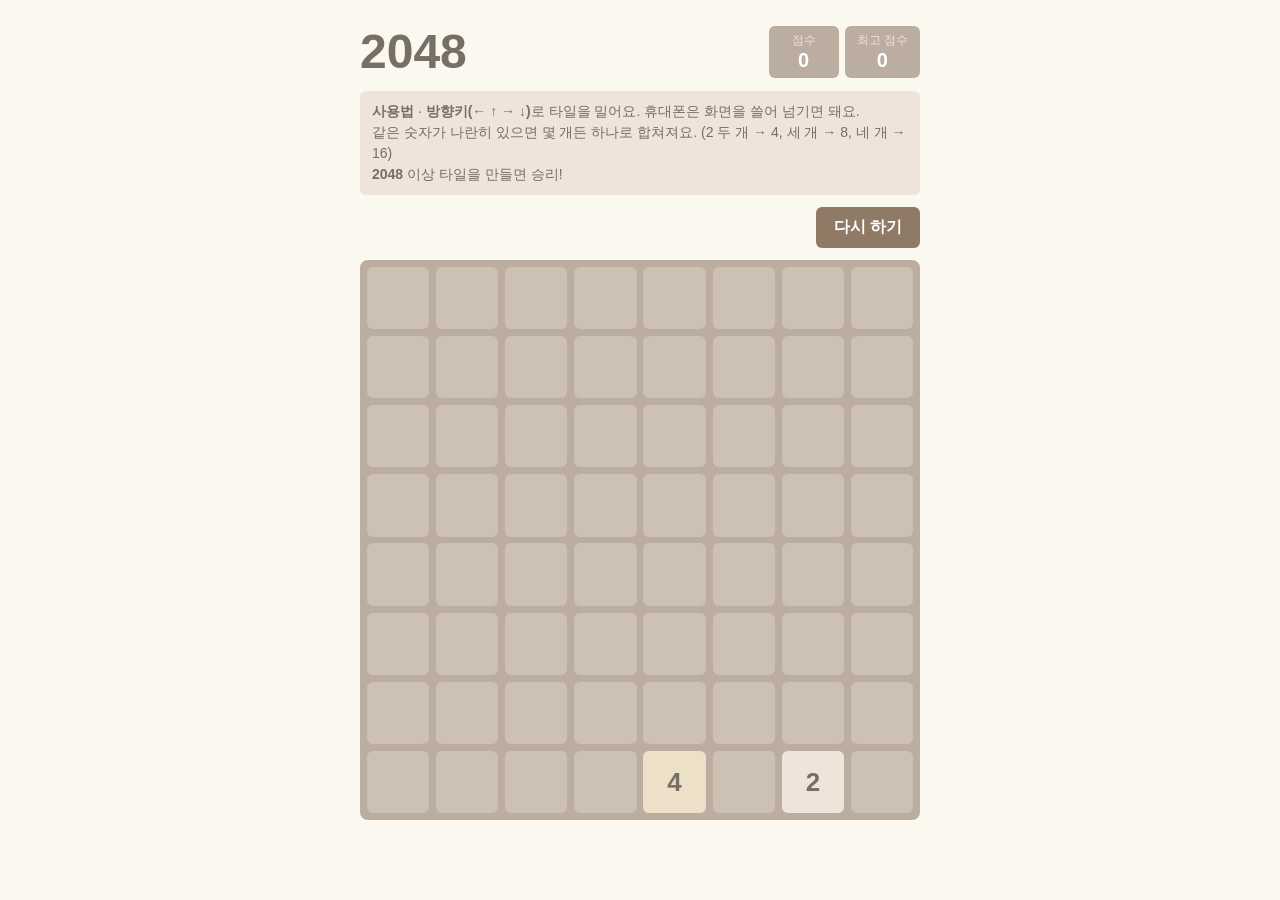
<file: week-01/index.html>
<!DOCTYPE html>
<html lang="ko">
<head>
<meta charset="UTF-8">
<meta name="viewport" content="width=device-width, initial-scale=1.0">
<title>2048</title>
<style>
  * { box-sizing: border-box; }
  [hidden] { display: none !important; }
  body {
    margin: 0;
    padding: 24px 16px;
    font-family: "Segoe UI", "Malgun Gothic", sans-serif;
    background: #faf8ef;
    color: #776e65;
    display: flex;
    justify-content: center;
  }
  .wrap { width: 100%; max-width: 560px; }
  header {
    display: flex;
    align-items: center;
    justify-content: space-between;
    gap: 8px;
    margin-bottom: 12px;
  }
  h1 { font-size: 48px; margin: 0; color: #776e65; }
  .scores { display: flex; gap: 6px; }
  .score-box {
    background: #bbada0;
    color: #fff;
    border-radius: 6px;
    padding: 6px 12px;
    text-align: center;
    min-width: 70px;
  }
  .score-box .label { font-size: 12px; color: #eee4da; }
  .score-box .value { font-size: 20px; font-weight: bold; }
  .help {
    font-size: 14px;
    line-height: 1.5;
    background: #eee4da;
    border-radius: 6px;
    padding: 10px 12px;
    margin-bottom: 12px;
  }
  .bar {
    display: flex;
    justify-content: flex-end;
    margin-bottom: 12px;
  }
  button {
    background: #8f7a66;
    color: #fff;
    border: none;
    border-radius: 6px;
    padding: 10px 18px;
    font-size: 16px;
    font-weight: bold;
    cursor: pointer;
  }
  button:hover { background: #9f8b77; }
  /* 판은 정사각형. 칸 크기와 간격을 판 크기의 % 로 정해서
     모든 칸이 똑같은 정사각형이 되게 함. 칸 크기는 스크립트의 SIZE 로 계산 */
  .board {
    position: relative;
    width: 100%;
    aspect-ratio: 1 / 1;
    background: #bbada0;
    border-radius: 8px;
    touch-action: none;
    user-select: none;
  }
  .cell, .tile {
    position: absolute;
    border-radius: 6px;
  }
  .cell { background: rgba(238, 228, 218, 0.35); }
  .tile {
    display: flex;
    align-items: center;
    justify-content: center;
    font-weight: bold;
    font-size: clamp(14px, 4.5vw, 26px);
    transition: left 0.12s ease-in-out, top 0.12s ease-in-out;
  }
  .tile.appear { animation: appear 0.15s ease; }
  .tile.pop { animation: pop 0.15s ease; z-index: 1; }
  @keyframes appear {
    0% { transform: scale(0); }
    100% { transform: scale(1); }
  }
  @keyframes pop {
    0% { transform: scale(1); }
    50% { transform: scale(1.2); }
    100% { transform: scale(1); }
  }
  .t2    { background: #eee4da; color: #776e65; }
  .t4    { background: #ede0c8; color: #776e65; }
  .t8    { background: #f2b179; color: #fff; }
  .t16   { background: #f59563; color: #fff; }
  .t32   { background: #f67c5f; color: #fff; }
  .t64   { background: #f65e3b; color: #fff; }
  .t128  { background: #edcf72; color: #fff; font-size: clamp(12px, 3.8vw, 22px); }
  .t256  { background: #edcc61; color: #fff; font-size: clamp(12px, 3.8vw, 22px); }
  .t512  { background: #edc850; color: #fff; font-size: clamp(12px, 3.8vw, 22px); }
  .t1024 { background: #edc53f; color: #fff; font-size: clamp(10px, 3vw, 18px); }
  .t2048 { background: #edc22e; color: #fff; font-size: clamp(10px, 3vw, 18px); }
  .tbig  { background: #3c3a32; color: #fff; font-size: clamp(9px, 2.6vw, 15px); }
  .overlay {
    position: absolute;
    z-index: 2;
    inset: 0;
    background: rgba(238, 228, 218, 0.8);
    border-radius: 8px;
    display: flex;
    flex-direction: column;
    align-items: center;
    justify-content: center;
    gap: 14px;
    font-size: 32px;
    font-weight: bold;
  }
  .overlay .btns { display: flex; gap: 8px; }
</style>
</head>
<body>
<div class="wrap">
  <header>
    <h1>2048</h1>
    <div class="scores">
      <div class="score-box"><div class="label">점수</div><div class="value" id="score">0</div></div>
      <div class="score-box"><div class="label">최고 점수</div><div class="value" id="best">0</div></div>
    </div>
  </header>

  <div class="help">
    <b>사용법</b> · <b>방향키(← ↑ → ↓)</b>로 타일을 밀어요. 휴대폰은 화면을 쓸어 넘기면 돼요.<br>
    같은 숫자가 나란히 있으면 몇 개든 하나로 합쳐져요. (2 두 개 → 4, 세 개 → 8, 네 개 → 16)<br>
    <b>2048</b> 이상 타일을 만들면 승리!
  </div>

  <div class="bar">
    <button id="restart">다시 하기</button>
  </div>

  <div class="board" id="board">
    <div class="overlay" id="overlay" hidden>
      <div id="overlay-text"></div>
      <div class="btns">
        <button id="keep-going" hidden>계속 하기</button>
        <button id="overlay-restart">다시 하기</button>
      </div>
    </div>
  </div>
</div>

<script>
  const SIZE = 8; // 한 줄의 칸 수 (8 × 8)
  const boardEl = document.getElementById("board");
  const scoreEl = document.getElementById("score");
  const bestEl = document.getElementById("best");
  const overlay = document.getElementById("overlay");
  const overlayText = document.getElementById("overlay-text");
  const keepGoingBtn = document.getElementById("keep-going");

  const MOVE_MS = 120; // 타일이 미끄러지는 시간 (CSS transition 과 맞춤)

  let grid, score, won, keepGoing;
  let best = loadBest();
  let nextId = 0;
  // 미끄러지는 동안 기다리는 일: 합쳐져 사라질 타일, 새로 보일 타일
  let pending = null;

  // 칸 크기와 위치를 판 크기의 % 로 계산 (칸 SIZE 개 + 간격 SIZE+1 개 = 100%)
  const GAP = 1.2;
  const CELL = (100 - GAP * (SIZE + 1)) / SIZE;
  function pos(n) { return (GAP + n * (CELL + GAP)) + "%"; }
  function place(el, r, c) {
    el.style.width = el.style.height = CELL + "%";
    el.style.left = pos(c);
    el.style.top = pos(r);
  }

  // 바탕 칸 16개 만들기
  for (let r = 0; r < SIZE; r++)
    for (let c = 0; c < SIZE; c++) {
      const cell = document.createElement("div");
      cell.className = "cell";
      place(cell, r, c);
      boardEl.insertBefore(cell, overlay);
    }

  function loadBest() {
    try { return Number(localStorage.getItem("best2048")) || 0; }
    catch (e) { return 0; }
  }
  function saveBest() {
    try { localStorage.setItem("best2048", best); } catch (e) {}
  }

  // 타일 하나를 화면에 그리기
  function showTile(tile, anim) {
    const el = document.createElement("div");
    el.className = "tile " + (tile.value > 2048 ? "tbig" : "t" + tile.value);
    if (anim) el.classList.add(anim);
    el.textContent = tile.value;
    place(el, tile.r, tile.c);
    boardEl.insertBefore(el, overlay);
    tile.el = el;
  }

  function startGame() {
    finishMove();
    boardEl.querySelectorAll(".tile").forEach(el => el.remove());
    grid = Array.from({ length: SIZE }, () => Array(SIZE).fill(null));
    score = 0;
    won = false;
    keepGoing = false;
    showTile(addRandomTile(), "appear");
    showTile(addRandomTile(), "appear");
    overlay.hidden = true;
    updateScore();
  }

  function addRandomTile() {
    const empty = [];
    for (let r = 0; r < SIZE; r++)
      for (let c = 0; c < SIZE; c++)
        if (!grid[r][c]) empty.push([r, c]);
    if (empty.length === 0) return null;
    const [r, c] = empty[Math.floor(Math.random() * empty.length)];
    const tile = { id: nextId++, value: Math.random() < 0.9 ? 2 : 4, r, c, el: null };
    grid[r][c] = tile;
    return tile;
  }

  // 방향에 맞는 한 줄의 칸 위치들 (미는 쪽 끝부터 순서대로)
  function linePositions(dir, i) {
    const list = [];
    for (let j = 0; j < SIZE; j++) {
      if (dir === "left")  list.push([i, j]);
      if (dir === "right") list.push([i, SIZE - 1 - j]);
      if (dir === "up")    list.push([j, i]);
      if (dir === "down")  list.push([SIZE - 1 - j, i]);
    }
    return list;
  }

  function move(dir) {
    if (!overlay.hidden) return;
    finishMove(); // 앞 동작의 애니메이션이 남아 있으면 바로 마무리

    const newGrid = Array.from({ length: SIZE }, () => Array(SIZE).fill(null));
    const removeTiles = [];
    const mergedTiles = [];
    let moved = false;

    for (let i = 0; i < SIZE; i++) {
      const places = linePositions(dir, i);
      const tiles = places.map(([r, c]) => grid[r][c]).filter(t => t);

      // 나란히 있는 같은 숫자를 개수 상관없이 한 묶음으로 (방금 합쳐진 타일은 또 합쳐지지 않음)
      const groups = [];
      for (const t of tiles) {
        const last = groups[groups.length - 1];
        if (last && last[0].value === t.value) last.push(t);
        else groups.push([t]);
      }

      groups.forEach((group, k) => {
        const [r, c] = places[k];
        for (const t of group) {
          if (t.r !== r || t.c !== c) moved = true;
          t.r = r;
          t.c = c;
          t.el.style.left = pos(c); // 여기서 미끄러지는 모션이 시작됨
          t.el.style.top = pos(r);
        }
        if (group.length === 1) {
          newGrid[r][c] = group[0];
        } else {
          const value = group[0].value * 2 ** (group.length - 1); // 2개 ×2, 3개 ×4, 4개 ×8 ...
          const merged = { id: nextId++, value, r, c, el: null };
          newGrid[r][c] = merged;
          removeTiles.push(...group);
          mergedTiles.push(merged);
          score += value;
          if (value >= 2048) won = true;
        }
      });
    }

    if (!moved) return; // 아무것도 안 움직였으면 끝

    grid = newGrid;
    const newTile = addRandomTile();
    if (score > best) { best = score; saveBest(); }
    updateScore();

    pending = { removeTiles, mergedTiles, newTile, timer: setTimeout(finishMove, MOVE_MS) };
  }

  // 미끄러짐이 끝난 뒤: 합쳐진 타일 바꾸기, 새 타일 보이기, 게임 끝 확인
  function finishMove() {
    if (!pending) return;
    clearTimeout(pending.timer);
    pending.removeTiles.forEach(t => t.el.remove());
    pending.mergedTiles.forEach(t => showTile(t, "pop"));
    if (pending.newTile) showTile(pending.newTile, "appear");
    pending = null;

    if (won && !keepGoing) {
      showOverlay("🎉 2048 달성!", true);
    } else if (!canMove()) {
      showOverlay("게임 끝!", false);
    }
  }

  function canMove() {
    for (let r = 0; r < SIZE; r++)
      for (let c = 0; c < SIZE; c++) {
        if (!grid[r][c]) return true;
        const v = grid[r][c].value;
        if (c < SIZE - 1 && grid[r][c + 1] && grid[r][c + 1].value === v) return true;
        if (r < SIZE - 1 && grid[r + 1][c] && grid[r + 1][c].value === v) return true;
      }
    return false;
  }

  function showOverlay(text, showKeepGoing) {
    overlayText.textContent = text;
    keepGoingBtn.hidden = !showKeepGoing;
    overlay.hidden = false;
  }

  function updateScore() {
    scoreEl.textContent = score;
    bestEl.textContent = best;
  }

  // 방향키
  document.addEventListener("keydown", e => {
    const keys = { ArrowLeft: "left", ArrowRight: "right", ArrowUp: "up", ArrowDown: "down" };
    if (keys[e.key]) {
      e.preventDefault();
      move(keys[e.key]);
    }
  });

  // 휴대폰 쓸어 넘기기
  let startX = 0, startY = 0;
  boardEl.addEventListener("touchstart", e => {
    startX = e.touches[0].clientX;
    startY = e.touches[0].clientY;
  }, { passive: true });
  boardEl.addEventListener("touchend", e => {
    const dx = e.changedTouches[0].clientX - startX;
    const dy = e.changedTouches[0].clientY - startY;
    if (Math.max(Math.abs(dx), Math.abs(dy)) < 30) return;
    if (Math.abs(dx) > Math.abs(dy)) move(dx > 0 ? "right" : "left");
    else move(dy > 0 ? "down" : "up");
  });

  document.getElementById("restart").addEventListener("click", startGame);
  document.getElementById("overlay-restart").addEventListener("click", startGame);
  keepGoingBtn.addEventListener("click", () => {
    keepGoing = true;
    overlay.hidden = true;
  });

  startGame();
</script>
</body>
</html>
</file>
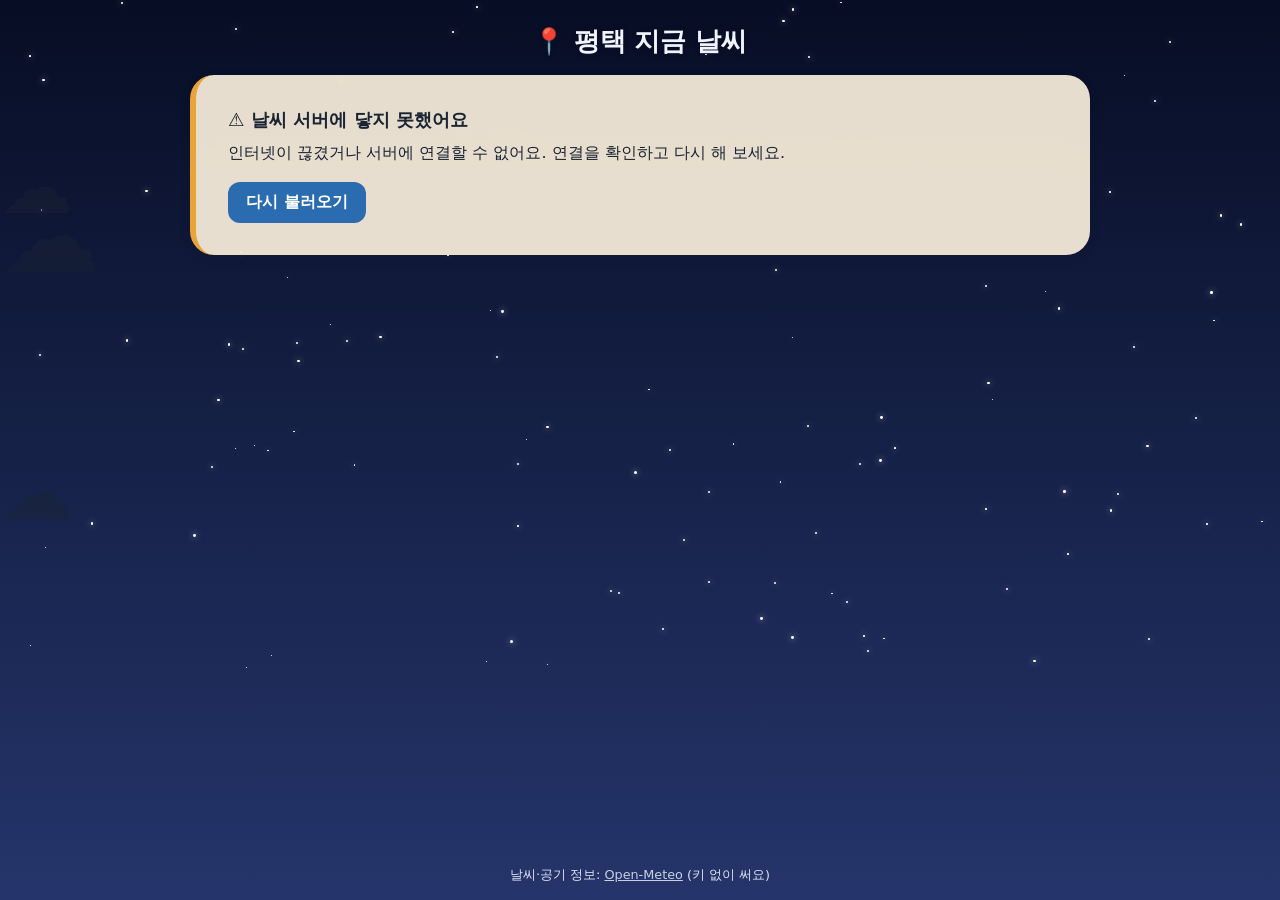
<file: week-06/index.html>
<!doctype html>
<html lang="ko">
<head>
  <meta charset="utf-8">
  <meta name="viewport" content="width=device-width, initial-scale=1, viewport-fit=cover">
  <meta name="theme-color" content="#2b6cb0">
  <title>우리 동네 날씨</title>
  <style>
    :root {
      --bg: #e8f1fb;
      --card: #ffffff;
      --soft: #f1f6fc;
      --text: #1a2433;
      --muted: #5b6b80;
      --accent: #2b6cb0;
      --warn-bg: #fff4e0;
      --warn-line: #e8a33a;
      --hi: #d9480f;
      --lo: #1c7ed6;
    }
    @media (prefers-color-scheme: dark) {
      :root {
        --bg: #101826;
        --card: #1b2638;
        --soft: #233149;
        --text: #e8eef7;
        --muted: #9aabc2;
        --accent: #7fb3ec;
        --warn-bg: #3a2b12;
        --hi: #ff8a5c;
        --lo: #74b9ff;
      }
    }
    * { box-sizing: border-box; }
    [hidden] { display: none !important; }
    html, body { margin: 0; }
    body {
      min-height: 100vh;
      min-height: 100dvh;
      background: var(--bg);
      color: var(--text);
      font-family: system-ui, -apple-system, "Malgun Gothic", "Apple SD Gothic Neo", sans-serif;
      display: flex;
      flex-direction: column;
      align-items: center;
      /* 화면 폭에 맞춰 바깥 여백이 늘고 줄어요 */
      padding: max(16px, env(safe-area-inset-top)) clamp(16px, 4vw, 40px) max(16px, env(safe-area-inset-bottom));
      overflow-wrap: anywhere;
    }
    main { width: 100%; max-width: 900px; }
    h1 {
      font-size: clamp(1.2rem, 4vw, 1.6rem);
      margin: 8px 0 16px;
      text-align: center;
    }
    h2 { font-size: 1rem; color: var(--muted); margin: 0 0 12px; }
    .card {
      background: var(--card);
      border-radius: clamp(16px, 4vw, 24px);
      padding: clamp(18px, 5vw, 32px);
      box-shadow: 0 2px 12px rgba(0, 0, 0, 0.07);
    }

    /* 폰에서는 한 줄로 쌓이고, 넓은 화면에서는 두 칸으로 나란히 */
    .layout { display: grid; gap: 14px; }
    @media (min-width: 760px) {
      .layout { grid-template-columns: 1fr 1fr; align-items: start; }
      .layout .wide { grid-column: 1 / -1; }
    }

    /* 지금 날씨: 크게 */
    .now { text-align: center; }
    .icon { font-size: clamp(3.6rem, 18vw, 6.5rem); line-height: 1; }
    .temp {
      font-size: clamp(4rem, 22vw, 8rem);
      font-weight: 800;
      line-height: 1;
      margin-top: 6px;
      letter-spacing: -0.04em;
    }
    .word { font-size: clamp(1.5rem, 7vw, 2.3rem); font-weight: 700; margin-top: 6px; }
    .feel { color: var(--muted); margin-top: 4px; }

    /* 오늘 가장 높은·낮은 기온: 작게 */
    .range {
      display: flex;
      flex-wrap: wrap;
      justify-content: center;
      gap: 6px 18px;
      margin-top: 14px;
      font-size: clamp(0.95rem, 3.6vw, 1.05rem);
      color: var(--muted);
    }
    .hi b { color: var(--hi); }
    .lo b { color: var(--lo); }

    .tip {
      margin-top: 16px;
      padding: 10px 14px;
      border-radius: 12px;
      background: var(--soft);
      line-height: 1.5;
    }

    /* 자세한 정보 칸들 */
    .grid {
      display: grid;
      grid-template-columns: repeat(auto-fit, minmax(120px, 1fr));
      gap: 10px;
    }
    .item { background: var(--soft); border-radius: 14px; padding: 12px; }
    .item .label { font-size: 0.82rem; color: var(--muted); }
    .item .value { font-size: 1.25rem; font-weight: 700; margin-top: 4px; }
    .item .sub { font-size: 0.82rem; color: var(--muted); margin-top: 2px; }

    /* 미세먼지 등급 색 */
    .g1 { color: #1c7ed6; } .g2 { color: #2f9e44; } .g3 { color: #e67700; } .g4 { color: #e03131; }
    @media (prefers-color-scheme: dark) {
      .g1 { color: #74b9ff; } .g2 { color: #69db7c; } .g3 { color: #ffc078; } .g4 { color: #ff8787; }
    }
    .air-problem { color: var(--muted); font-size: 0.9rem; margin: 10px 0 0; line-height: 1.5; }

    /* 앞으로 6시간 */
    .hours {
      list-style: none;
      margin: 0;
      padding: 0;
      display: grid;
      grid-template-columns: repeat(6, minmax(0, 1fr));
      gap: 6px;
      text-align: center;
    }
    .hours .h-time { font-size: 0.8rem; color: var(--muted); }
    .hours .h-icon { font-size: clamp(1.3rem, 6vw, 1.8rem); margin: 4px 0; }
    .hours .h-temp { font-weight: 700; }
    .hours .h-rain { font-size: 0.75rem; color: var(--accent); }

    .updated { margin-top: 14px; font-size: 0.85rem; color: var(--muted); text-align: center; }

    /* 불러오는 중 */
    .loading { padding: clamp(40px, 12vw, 80px) 0; color: var(--muted); font-size: 1.1rem; text-align: center; }
    .spinner {
      width: 44px; height: 44px; margin: 0 auto 16px;
      border: 5px solid rgba(43, 108, 176, 0.2);
      border-top-color: var(--accent);
      border-radius: 50%;
      animation: spin 0.9s linear infinite;
    }
    @keyframes spin { to { transform: rotate(360deg); } }
    @media (prefers-reduced-motion: reduce) { .spinner { animation-duration: 3s; } }

    /* 못 받아 왔을 때 */
    .problem { background: var(--warn-bg); border-left: 6px solid var(--warn-line); }
    .problem-title { font-size: 1.15rem; font-weight: 700; margin: 0 0 8px; }
    .problem-why { margin: 0 0 16px; line-height: 1.6; }
    button {
      font: inherit;
      font-weight: 600;
      padding: 10px 18px;
      border: none;
      border-radius: 12px;
      background: var(--accent);
      color: #fff;
      cursor: pointer;
    }
    button:disabled { opacity: 0.6; cursor: default; }

    footer { margin-top: auto; padding-top: 20px; font-size: 0.8rem; color: var(--muted); text-align: center; }
    footer a { color: var(--accent); }

    /* ================= 애니메이션 ================= */

    /* 카드 바깥 글씨는 하늘 색에 맞춰요 (어두운 하늘이면 흰 글씨) */
    h1 { color: var(--sky-text, var(--text)); text-shadow: 0 1px 6px rgba(0, 0, 0, 0.15); }
    footer, footer a { color: var(--sky-text, var(--muted)); opacity: 0.9; }

    /* 움직이는 배경 하늘: 맨 뒤에 깔려요 */
    #sky {
      position: fixed;
      inset: 0;
      z-index: -1;
      overflow: hidden;
      pointer-events: none;
      background: var(--sky-bg, var(--bg));
    }
    #sky > * { position: absolute; }

    /* 맑은 낮: 빛나는 해 */
    .sunglow {
      top: -18vmin; right: -18vmin;
      width: 70vmin; height: 70vmin;
      border-radius: 50%;
      background: radial-gradient(circle, rgba(255, 236, 140, 0.95), rgba(255, 200, 60, 0.35) 40%, transparent 70%);
      animation: glow 5s ease-in-out infinite alternate;
    }
    @keyframes glow { to { transform: scale(1.12); opacity: 0.85; } }

    /* 밤: 반짝이는 별, 가끔 별똥별 */
    .star {
      width: var(--s); height: var(--s);
      border-radius: 50%;
      background: #fff;
      box-shadow: 0 0 6px rgba(255, 255, 255, 0.8);
      animation: twinkle var(--d) ease-in-out infinite;
      animation-delay: var(--delay);
    }
    @keyframes twinkle { 0%, 100% { opacity: 0.15; } 50% { opacity: 1; } }
    .shoot {
      top: 12vh; right: -10vw;
      width: 140px; height: 2px;
      background: linear-gradient(90deg, #fff, transparent);
      border-radius: 2px;
      opacity: 0;
      animation: shoot 9s linear infinite;
      animation-delay: 2s;
    }
    @keyframes shoot {
      0% { transform: translate(0, 0) rotate(-25deg); opacity: 0; }
      2% { opacity: 1; }
      9% { transform: translate(-55vw, 28vh) rotate(-25deg); opacity: 0; }
      100% { opacity: 0; }
    }

    /* 흘러가는 구름 */
    .cloud {
      left: 0;
      font-size: var(--s);
      opacity: var(--o);
      line-height: 1;
      animation: drift var(--d) linear infinite;
      animation-delay: var(--delay);
    }
    @keyframes drift { from { transform: translateX(-35vw); } to { transform: translateX(115vw); } }

    /* 비 */
    .drop {
      top: 0;
      width: 2px; height: var(--h);
      border-radius: 2px;
      background: linear-gradient(transparent, rgba(220, 235, 255, 0.85));
      animation: fall var(--d) linear infinite;
      animation-delay: var(--delay);
    }
    @keyframes fall { from { transform: translate(0, -25vh) rotate(8deg); } to { transform: translate(-12vh, 110vh) rotate(8deg); } }

    /* 천둥번개: 하늘이 번쩍 */
    .flash { inset: 0; background: #fff; opacity: 0; animation: flash 7s infinite; }
    @keyframes flash {
      0%, 90%, 92.5%, 95%, 100% { opacity: 0; }
      91% { opacity: 0.55; }
      94% { opacity: 0.35; }
    }

    /* 눈: 떨어지면서(바깥) 좌우로 흔들려요(안쪽) */
    .flake { top: 0; animation: snowfall var(--d) linear infinite; animation-delay: var(--delay); }
    .flake span {
      display: block;
      color: #fff;
      font-size: var(--s);
      text-shadow: 0 0 4px rgba(120, 150, 190, 0.6);
      animation: sway var(--sw) ease-in-out infinite alternate;
    }
    @keyframes snowfall { from { transform: translateY(-10vh); } to { transform: translateY(110vh); } }
    @keyframes sway { from { transform: translateX(-18px) rotate(-20deg); } to { transform: translateX(18px) rotate(20deg); } }

    /* 안개 */
    .fog {
      left: -50%;
      width: 200%; height: 35vh;
      background: radial-gradient(ellipse at center, rgba(255, 255, 255, 0.55), transparent 65%);
      animation: fogmove var(--d) ease-in-out infinite alternate;
    }
    @keyframes fogmove { from { transform: translateX(-12%); } to { transform: translateX(12%); } }

    /* 카드를 살짝 비치게 해서 뒤의 하늘이 보이게 (흐림 처리로 글씨는 잘 읽혀요) */
    @supports ((backdrop-filter: blur(1px)) or (-webkit-backdrop-filter: blur(1px))) {
      .card { background: rgba(255, 255, 255, 0.88); -webkit-backdrop-filter: blur(10px); backdrop-filter: blur(10px); }
      .problem { background: rgba(255, 244, 224, 0.9); }
      @media (prefers-color-scheme: dark) {
        .card { background: rgba(27, 38, 56, 0.8); }
        .problem { background: rgba(58, 43, 18, 0.9); }
      }
    }

    /* 하늘이 바뀔 때 부드럽게 나타나기 */
    #sky.fade { animation: skyfade 1.2s ease both; }
    @keyframes skyfade { from { opacity: 0; } }

    /* 카드가 차례로 톡 올라오기 */
    .pop { animation: pop 0.6s cubic-bezier(0.2, 0.8, 0.2, 1) both; animation-delay: var(--delay, 0s); }
    @keyframes pop { from { opacity: 0; transform: translateY(22px) scale(0.97); } }

    /* 큰 날씨 그림: 둥실둥실, 해는 천천히 돌기 */
    .icon { display: inline-block; animation: float 4s ease-in-out infinite; }
    .icon.sunny { animation: float 4s ease-in-out infinite, turn 24s linear infinite; }
    @keyframes float { 50% { translate: 0 -10px; } }
    @keyframes turn { to { rotate: 360deg; } }

    /* 앞으로 6시간: 한 칸씩 차례로 */
    .hours li { animation: pop 0.5s cubic-bezier(0.2, 0.8, 0.2, 1) both; animation-delay: calc(0.45s + var(--i) * 0.08s); }

    /* 정보 칸에 손가락(마우스)을 올리면 살짝 떠요 */
    .item { transition: transform 0.2s, box-shadow 0.2s; }
    .item:hover { transform: translateY(-3px); box-shadow: 0 6px 14px rgba(0, 0, 0, 0.08); }

    /* 못 받아 왔을 때: 경고 칸이 살짝 흔들려요 */
    .problem:not([hidden]) { animation: pop 0.5s both, shake 0.5s 0.5s; }
    @keyframes shake { 25% { translate: -6px 0; } 50% { translate: 6px 0; } 75% { translate: -3px 0; } }

    /* "동작 줄이기"를 켠 사람에게는 움직임을 멈춰요 */
    @media (prefers-reduced-motion: reduce) {
      *, *::before, *::after { animation: none !important; transition: none !important; }
      .shoot, .flash { display: none; }
    }
  </style>
</head>
<body>
  <!-- 움직이는 배경 하늘 (날씨에 따라 별·구름·비·눈이 바뀌어요) -->
  <div id="sky" aria-hidden="true"></div>

  <main>
    <h1>📍 평택 지금 날씨</h1>

    <!-- 불러오는 동안 -->
    <section id="loading" class="card loading pop" aria-live="polite">
      <div class="spinner" aria-hidden="true"></div>
      날씨를 불러오는 중이에요…
    </section>

    <!-- 못 받아 왔을 때 -->
    <section id="problem" class="card problem" role="alert" hidden>
      <p class="problem-title">⚠️ <span id="problem-title"></span></p>
      <p class="problem-why" id="problem-why"></p>
      <button id="retry" type="button">다시 불러오기</button>
    </section>

    <!-- 받아 왔을 때 -->
    <div id="weather" class="layout" hidden>
      <section class="card now pop">
        <div class="icon" id="icon" aria-hidden="true"></div>
        <div class="temp"><span id="temp"></span>°</div>
        <div class="word" id="word"></div>
        <div class="feel">체감 <span id="feel"></span>°</div>
        <div class="range">
          <span class="hi">오늘 가장 높은 기온 <b id="max"></b></span>
          <span class="lo">오늘 가장 낮은 기온 <b id="min"></b></span>
        </div>
        <div class="tip" id="tip"></div>
      </section>

      <section class="card pop" style="--delay: 0.15s">
        <h2>자세히</h2>
        <div class="grid">
          <div class="item"><div class="label">☔ 비 올 확률</div><div class="value" id="rain"></div><div class="sub" id="rain-sub"></div></div>
          <div class="item"><div class="label">💧 습도</div><div class="value" id="hum"></div><div class="sub" id="hum-sub"></div></div>
          <div class="item"><div class="label">🍃 바람</div><div class="value" id="wind"></div><div class="sub" id="wind-sub"></div></div>
          <div class="item"><div class="label">🌅 해 뜸 · 해 짐</div><div class="value" id="sun"></div><div class="sub" id="sun-sub"></div></div>
          <div class="item"><div class="label">😷 미세먼지</div><div class="value" id="pm10"></div><div class="sub" id="pm10-sub"></div></div>
          <div class="item"><div class="label">😷 초미세먼지</div><div class="value" id="pm25"></div><div class="sub" id="pm25-sub"></div></div>
        </div>
        <p class="air-problem" id="air-problem" hidden></p>
      </section>

      <section class="card wide pop" style="--delay: 0.3s">
        <h2>앞으로 6시간</h2>
        <ol class="hours" id="hours"></ol>
        <div class="updated" id="updated"></div>
      </section>
    </div>
  </main>

  <footer>날씨·공기 정보: <a href="https://open-meteo.com/" target="_blank" rel="noopener">Open-Meteo</a> (키 없이 써요)</footer>

  <script>
    // 우리 동네: Open-Meteo 에서 찾은 평택시(경기도) 위치
    const PLACE = { name: "평택", lat: 36.99, lon: 127.09 };

    // 날씨 번호 → 한국어 낱말과 그림
    function weatherWord(code, isDay) {
      const table = {
        0: ["맑음", isDay ? "☀️" : "🌙"],
        1: ["대체로 맑음", isDay ? "🌤️" : "🌙"],
        2: ["구름 조금", isDay ? "⛅" : "☁️"],
        3: ["흐림", "☁️"],
        45: ["안개", "🌫️"], 48: ["안개", "🌫️"],
        51: ["이슬비", "🌦️"], 53: ["이슬비", "🌦️"], 55: ["이슬비", "🌦️"],
        56: ["어는 이슬비", "🌧️"], 57: ["어는 이슬비", "🌧️"],
        61: ["비", "🌧️"], 63: ["비", "🌧️"], 65: ["많은 비", "🌧️"],
        66: ["어는 비", "🌧️"], 67: ["어는 비", "🌧️"],
        71: ["눈", "🌨️"], 73: ["눈", "🌨️"], 75: ["많은 눈", "❄️"], 77: ["싸락눈", "🌨️"],
        80: ["소나기", "🌦️"], 81: ["소나기", "🌧️"], 82: ["센 소나기", "🌧️"],
        85: ["눈보라", "🌨️"], 86: ["눈보라", "❄️"],
        95: ["천둥번개", "⛈️"], 96: ["천둥번개와 우박", "⛈️"], 99: ["천둥번개와 우박", "⛈️"],
      };
      return table[code] || ["알 수 없는 날씨", "❔"];
    }

    // 미세먼지 등급 (우리나라 기준)
    function dustGrade(value, cuts) {
      const names = ["좋음", "보통", "나쁨", "매우 나쁨"];
      let i = cuts.findIndex((c) => value <= c);
      if (i < 0) i = 3;
      return { name: names[i], cls: "g" + (i + 1) };
    }

    // 바람 세기를 말로
    function windWord(ms) {
      if (ms < 1) return "거의 없음";
      if (ms < 4) return "약한 바람";
      if (ms < 9) return "조금 센 바람";
      if (ms < 14) return "센 바람";
      return "아주 센 바람";
    }

    // 한 줄 도움말: 기온과 비를 보고 정해요
    function makeTip(feel, rainChance, code) {
      const tips = [];
      if (code >= 71 && code <= 86 && !(code >= 80 && code <= 82)) tips.push("눈이 와요. 미끄러우니 천천히 걸어요 ⛄");
      else if (rainChance >= 60) tips.push("비 올 확률이 높아요. 우산을 꼭 챙기세요 ☔");
      else if (rainChance >= 30) tips.push("비가 올 수도 있어요. 작은 우산이 있으면 좋아요 🌂");
      if (feel <= -5) tips.push("아주 추워요. 두꺼운 패딩과 장갑을 챙기세요 🧤");
      else if (feel <= 5) tips.push("추워요. 따뜻한 외투를 입으세요 🧥");
      else if (feel <= 12) tips.push("쌀쌀해요. 겉옷을 하나 챙기세요");
      else if (feel <= 22) tips.push("다니기 좋은 날씨예요 🙂");
      else if (feel <= 28) tips.push("조금 더워요. 가볍게 입으세요");
      else tips.push("더워요. 물을 자주 마시세요 💧");
      return tips.join(" ");
    }

    const $ = (id) => document.getElementById(id);
    const hhmm = (iso) => iso.slice(11, 16);

    // ================= 움직이는 배경 하늘 =================
    const reduceMotion = matchMedia("(prefers-reduced-motion: reduce)").matches;
    const rand = (a, b) => a + Math.random() * (b - a);

    // 날씨 번호 → 하늘 종류
    function skyType(code) {
      if (code >= 95) return "thunder";
      if ((code >= 71 && code <= 77) || code === 85 || code === 86) return "snow";
      if ((code >= 51 && code <= 67) || (code >= 80 && code <= 82)) return "rain";
      if (code === 45 || code === 48) return "fog";
      if (code === 2 || code === 3) return "clouds";
      return "clear";
    }

    // 하늘 종류마다 배경 색 [위, 아래]과 카드 바깥 글씨 색
    const SKY_COLORS = {
      clear:   { day: ["#5aa9ef", "#cbe6fb", "#13233a"], night: ["#070d24", "#25356b", "#f0f4ff"] },
      clouds:  { day: ["#8fa6bd", "#dbe4ee", "#13233a"], night: ["#151c2e", "#3a4560", "#f0f4ff"] },
      rain:    { day: ["#56677b", "#9eadbd", "#ffffff"], night: ["#10151f", "#33404f", "#f0f4ff"] },
      thunder: { day: ["#2c3240", "#5d6676", "#ffffff"], night: ["#0a0c12", "#2a303c", "#f0f4ff"] },
      snow:    { day: ["#a9bed3", "#f1f5f9", "#13233a"], night: ["#1b2436", "#4a5872", "#f0f4ff"] },
      fog:     { day: ["#aeb6bf", "#e3e6ea", "#13233a"], night: ["#222831", "#4a525d", "#f0f4ff"] },
    };

    function buildSky(type, isDay) {
      const sky = $("sky");
      const [top, bottom, text] = SKY_COLORS[type][isDay ? "day" : "night"];
      document.body.style.setProperty("--sky-bg", `linear-gradient(${top}, ${bottom})`);
      document.body.style.setProperty("--sky-text", text);
      sky.style.setProperty("--sky-bg", `linear-gradient(${top}, ${bottom})`);
      sky.innerHTML = "";

      const add = (cls, vars, html = "") => {
        const el = document.createElement("div");
        el.className = cls;
        for (const k in vars) el.style.setProperty(k, vars[k]);
        el.innerHTML = html;
        sky.appendChild(el);
        return el;
      };
      const wide = Math.min(window.innerWidth, 1600) / 1000; // 화면이 넓으면 조금 더 많이

      // 별: 맑은 밤에 많이, 구름 낀 밤에는 조금
      if (!isDay && (type === "clear" || type === "clouds")) {
        const n = Math.round((type === "clear" ? 90 : 25) * Math.max(wide, 0.5));
        for (let i = 0; i < n; i++) {
          add("star", {
            left: rand(0, 100) + "%", top: rand(0, 75) + "%",
            "--s": rand(1, 3).toFixed(1) + "px", "--d": rand(2, 5).toFixed(1) + "s", "--delay": -rand(0, 5).toFixed(1) + "s",
          });
        }
        if (type === "clear" && !reduceMotion) add("shoot", {});
      }

      // 해: 맑은 낮
      if (isDay && type === "clear") add("sunglow", {});

      // 구름
      const cloudCount = { clear: 3, clouds: 8, rain: 5, thunder: 5, snow: 4, fog: 2 }[type];
      const cloudChar = type === "rain" || type === "thunder" ? "🌧️" : "☁️";
      for (let i = 0; i < cloudCount; i++) {
        const dur = rand(45, 110);
        add("cloud", {
          top: rand(-3, 55) + "%",
          "--s": rand(50, 130).toFixed(0) + "px",
          "--o": (type === "clear" ? rand(0.35, 0.6) : rand(0.5, 0.85)).toFixed(2),
          "--d": dur.toFixed(0) + "s",
          "--delay": -rand(0, dur).toFixed(0) + "s", // 처음부터 여기저기 흩어져 있게
        }, cloudChar);
      }

      // 비
      if (type === "rain" || type === "thunder") {
        const n = Math.round(110 * Math.max(wide, 0.45));
        for (let i = 0; i < n; i++) {
          add("drop", {
            left: rand(0, 110) + "%",
            "--h": rand(14, 26).toFixed(0) + "px", "--d": rand(0.6, 1.1).toFixed(2) + "s", "--delay": -rand(0, 1.1).toFixed(2) + "s",
          });
        }
      }
      if (type === "thunder" && !reduceMotion) add("flash", {});

      // 눈
      if (type === "snow") {
        const n = Math.round(70 * Math.max(wide, 0.5));
        for (let i = 0; i < n; i++) {
          add("flake", {
            left: rand(0, 100) + "%",
            "--d": rand(7, 14).toFixed(1) + "s", "--delay": -rand(0, 14).toFixed(1) + "s",
          }, `<span style="--s:${rand(10, 22).toFixed(0)}px; --sw:${rand(2, 4).toFixed(1)}s">❄</span>`);
        }
      }

      // 안개
      if (type === "fog") {
        for (let i = 0; i < 4; i++) add("fog", { top: (i * 22 + rand(0, 8)) + "%", "--d": rand(14, 26).toFixed(0) + "s" });
      }

      sky.classList.remove("fade");
      void sky.offsetWidth; // 부드럽게 나타나기를 다시 시작
      sky.classList.add("fade");
    }

    // 숫자가 0 에서부터 올라가며 바뀌어요
    function countTo(el, target) {
      if (reduceMotion) { el.textContent = target; return; }
      const startTime = performance.now(), ms = 900;
      const step = (now) => {
        const t = Math.min(1, (now - startTime) / ms);
        const eased = 1 - Math.pow(1 - t, 3);
        el.textContent = Math.round(target * eased);
        if (t < 1) requestAnimationFrame(step);
      };
      requestAnimationFrame(step);
    }

    // 시험용: 주소 끝에 ?sky=rain 처럼 붙이면 그 하늘을 미리 볼 수 있어요
    // (clear, clouds, rain, thunder, snow, fog / 밤은 &time=night)
    const params = new URLSearchParams(location.search);
    const testSky = SKY_COLORS[params.get("sky")] ? params.get("sky") : null;
    const testTime = params.get("time"); // "day" 또는 "night"

    // 날씨를 받아 오기 전에는 지금 시각으로 낮·밤만 정해서 맑은 하늘을 보여 줘요
    {
      const hour = new Date().getHours();
      const isDay = testTime ? testTime !== "night" : hour >= 7 && hour < 18;
      buildSky(testSky || "clear", isDay);
    }

    // 못 받아 온 까닭을 담는 상자
    class Problem extends Error {
      constructor(title, why) { super(title); this.title = title; this.why = why; }
    }

    function show(which) {
      $("loading").hidden = which !== "loading";
      $("problem").hidden = which !== "problem";
      $("weather").hidden = which !== "weather";
    }

    // 주소에서 정보를 받아 오고, 안 되면 까닭을 담아 알려 줘요
    async function getJSON(url, what) {
      if (!navigator.onLine) {
        throw new Problem("인터넷에 연결돼 있지 않아요", "와이파이나 데이터가 켜져 있는지 확인한 뒤 '다시 불러오기'를 눌러 주세요.");
      }
      const stop = new AbortController();
      const timer = setTimeout(() => stop.abort(), 15000); // 15초 넘으면 그만 기다려요
      let res;
      try {
        res = await fetch(url, { signal: stop.signal });
      } catch (e) {
        if (e.name === "AbortError") {
          throw new Problem(`${what} 서버가 대답하지 않아요`, "15초 동안 기다렸지만 답이 없었어요. 인터넷이 느리거나 서버가 바쁠 수 있어요.");
        }
        throw new Problem(`${what} 서버에 닿지 못했어요`, "인터넷이 끊겼거나 서버에 연결할 수 없어요. 연결을 확인하고 다시 해 보세요.");
      } finally {
        clearTimeout(timer);
      }
      if (!res.ok) {
        const why = res.status === 429 ? "너무 자주 물어봐서 서버가 잠깐 막았어요. 조금 뒤에 다시 해 보세요."
          : res.status >= 500 ? `${what} 서버에 문제가 생겼어요 (오류 번호 ${res.status}).`
          : `서버가 요청을 받아 주지 않았어요 (오류 번호 ${res.status}).`;
        throw new Problem(`${what} 정보를 받아 오지 못했어요`, why);
      }
      try { return await res.json(); }
      catch { throw new Problem(`${what} 정보를 읽지 못했어요`, "서버가 보낸 정보의 모양이 이상해요. 잠시 뒤 다시 해 보세요."); }
    }

    function getWeather() {
      return getJSON("https://api.open-meteo.com/v1/forecast" +
        `?latitude=${PLACE.lat}&longitude=${PLACE.lon}` +
        "&current=temperature_2m,apparent_temperature,weather_code,is_day,relative_humidity_2m,wind_speed_10m" +
        "&hourly=temperature_2m,weather_code,precipitation_probability,is_day" +
        "&daily=temperature_2m_max,temperature_2m_min,precipitation_probability_max,sunrise,sunset" +
        "&timezone=Asia%2FSeoul&forecast_days=2", "날씨");
    }

    function getAir() {
      return getJSON("https://air-quality-api.open-meteo.com/v1/air-quality" +
        `?latitude=${PLACE.lat}&longitude=${PLACE.lon}&current=pm10,pm2_5&timezone=Asia%2FSeoul`, "공기");
    }

    function drawWeather(data) {
      const c = data.current, d = data.daily, h = data.hourly;
      if (!c || !d || !h || typeof c.temperature_2m !== "number" || !d.temperature_2m_max) {
        throw new Problem("날씨 정보가 모자라요", "서버가 보낸 정보에 필요한 칸이 빠져 있어요. 잠시 뒤 다시 해 보세요.");
      }
      const [word, icon] = weatherWord(c.weather_code, c.is_day === 1);

      // 지금 시각이 시간별 목록에서 몇 번째인지
      let start = h.time.findIndex((t) => t.slice(0, 13) === c.time.slice(0, 13));
      if (start < 0) start = 0;

      // 비 올 확률: 이미 지난 시간은 빼고, 지금부터 12시간 중 가장 높은 값
      const nextRain = h.precipitation_probability.slice(start, start + 12).filter((v) => typeof v === "number");
      const rainChance = nextRain.length ? Math.max(...nextRain) : (d.precipitation_probability_max[0] ?? 0);

      $("icon").textContent = icon;
      $("icon").classList.toggle("sunny", icon === "☀️");
      countTo($("temp"), Math.round(c.temperature_2m));

      // 배경 하늘을 지금 날씨에 맞춰요
      const isDay = testTime ? testTime !== "night" : c.is_day === 1;
      buildSky(testSky || skyType(c.weather_code), isDay);
      $("word").textContent = word;
      $("feel").textContent = Math.round(c.apparent_temperature);
      $("max").textContent = Math.round(d.temperature_2m_max[0]) + "°";
      $("min").textContent = Math.round(d.temperature_2m_min[0]) + "°";
      $("tip").textContent = makeTip(c.apparent_temperature, rainChance, c.weather_code);

      $("rain").textContent = rainChance + "%";
      $("rain-sub").textContent = "앞으로 12시간 중 가장 높을 때";
      $("hum").textContent = c.relative_humidity_2m + "%";
      $("hum-sub").textContent = c.relative_humidity_2m < 30 ? "건조해요" : c.relative_humidity_2m > 80 ? "눅눅해요" : "알맞아요";
      const ms = c.wind_speed_10m / 3.6; // km/h → m/s
      $("wind").textContent = ms.toFixed(1) + "m/s";
      $("wind-sub").textContent = windWord(ms);
      $("sun").textContent = `${hhmm(d.sunrise[0])} · ${hhmm(d.sunset[0])}`;
      const nowText = c.time.slice(11, 16);
      $("sun-sub").textContent = nowText < hhmm(d.sunrise[0]) ? "아직 해 뜨기 전" : nowText < hhmm(d.sunset[0]) ? "지금은 낮" : "해가 졌어요";

      // 지금 시각부터 6시간
      const list = $("hours");
      list.innerHTML = "";
      for (let i = start; i < Math.min(start + 6, h.time.length); i++) {
        const [, hIcon] = weatherWord(h.weather_code[i], h.is_day[i] === 1);
        const li = document.createElement("li");
        li.style.setProperty("--i", i - start); // 한 칸씩 차례로 나타나게
        li.innerHTML =
          `<div class="h-time">${i === start ? "지금" : Number(h.time[i].slice(11, 13)) + "시"}</div>` +
          `<div class="h-icon">${hIcon}</div>` +
          `<div class="h-temp">${Math.round(h.temperature_2m[i])}°</div>` +
          `<div class="h-rain">💧${h.precipitation_probability[i] ?? "-"}%</div>`;
        list.appendChild(li);
      }
    }

    function drawAir(result) {
      const ok = result.status === "fulfilled" && result.value.current && typeof result.value.current.pm10 === "number";
      for (const id of ["pm10", "pm25"]) $(id).parentElement.hidden = !ok;
      if (!ok) {
        // 공기 정보만 못 받아 와도 빈칸 대신 까닭을 알려 줘요
        const p = result.reason instanceof Problem ? result.reason : new Problem("공기 정보가 모자라요", "서버가 보낸 정보에 미세먼지 칸이 없어요.");
        $("air-problem").textContent = `😷 미세먼지: ${p.title}. ${p.why}`;
        $("air-problem").hidden = false;
        return;
      }
      $("air-problem").hidden = true;
      const a = result.value.current;
      const g10 = dustGrade(a.pm10, [30, 80, 150]);
      const g25 = dustGrade(a.pm2_5, [15, 35, 75]);
      $("pm10").textContent = g10.name;
      $("pm10").className = "value " + g10.cls;
      $("pm10-sub").textContent = Math.round(a.pm10) + "㎍/㎥";
      $("pm25").textContent = g25.name;
      $("pm25").className = "value " + g25.cls;
      $("pm25-sub").textContent = Math.round(a.pm2_5) + "㎍/㎥";
    }

    async function update() {
      show("loading");
      $("retry").disabled = true;
      try {
        // 날씨와 공기를 한꺼번에 물어봐요. 공기만 실패하면 날씨는 그대로 보여 줘요.
        const [weather, air] = await Promise.allSettled([getWeather(), getAir()]);
        if (weather.status === "rejected") throw weather.reason;
        drawWeather(weather.value);
        drawAir(air);
        const t = new Date().toLocaleTimeString("ko-KR", { hour: "numeric", minute: "2-digit" });
        $("updated").textContent = `${t}에 받아 온 정보예요`;
        show("weather");
      } catch (e) {
        const p = e instanceof Problem ? e
          : new Problem("알 수 없는 문제가 생겼어요", "까닭: " + (e && e.message ? e.message : String(e)));
        $("problem-title").textContent = p.title;
        $("problem-why").textContent = p.why;
        show("problem");
      } finally {
        $("retry").disabled = false;
      }
    }

    $("retry").addEventListener("click", update);
    window.addEventListener("online", update); // 인터넷이 다시 연결되면 저절로 다시 불러와요
    update();
  </script>
</body>
</html>
</file>
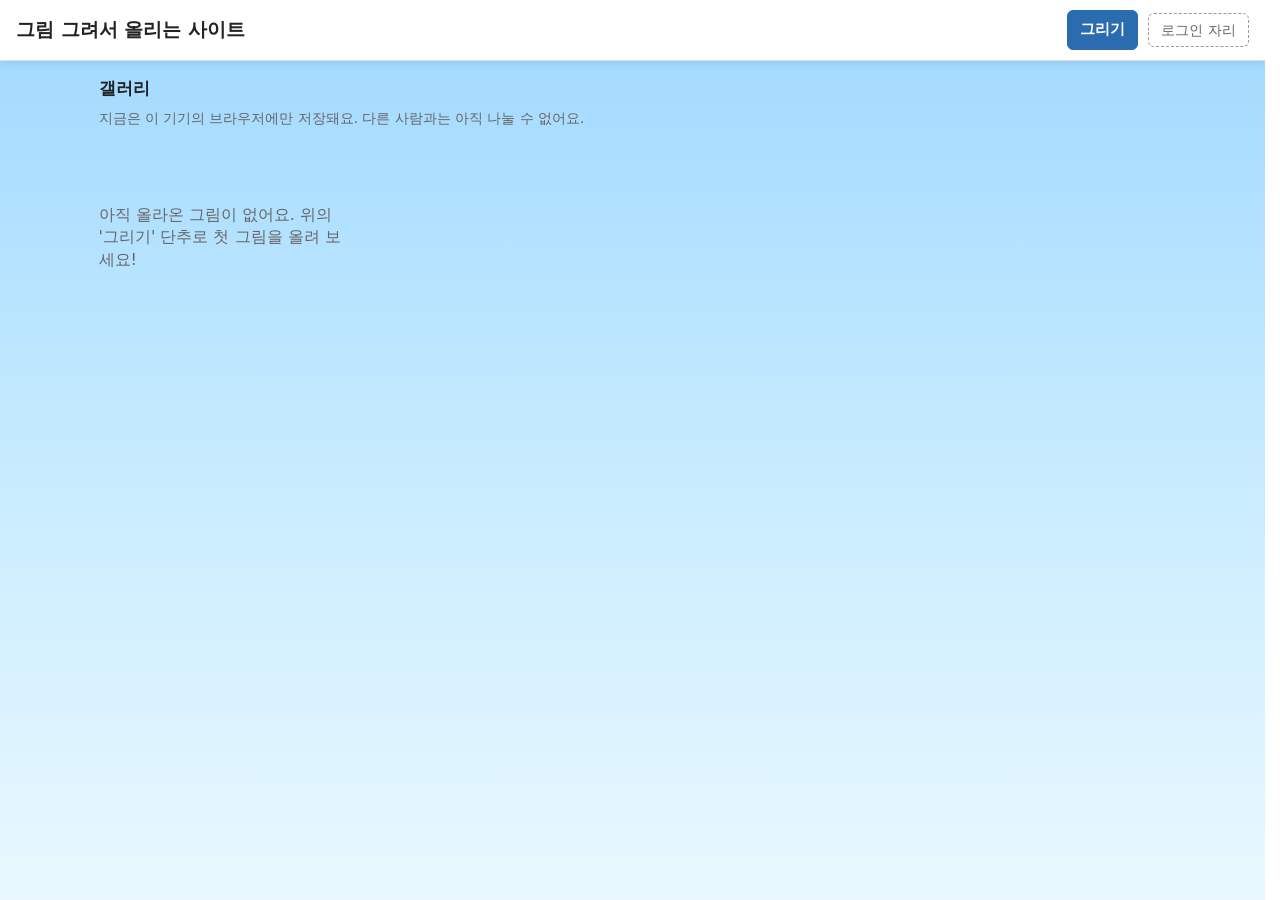
<file: week-07/index.html>
<!doctype html>
<html lang="ko">
<head>
<meta charset="utf-8">
<meta name="viewport" content="width=device-width, initial-scale=1">
<title>그림 그려서 올리는 사이트</title>
<link rel="stylesheet" href="style.css?v=10">
</head>
<body data-view="gallery">
<div id="sky" aria-hidden="true">
  <i class="cloud c1"></i><i class="cloud c2"></i><i class="cloud c3"></i><i class="cloud c4"></i>
  <i class="bubble b1"></i><i class="bubble b2"></i><i class="bubble b3"></i><i class="bubble b4"></i><i class="bubble b5"></i><i class="bubble b6"></i><i class="bubble b7"></i><i class="bubble b8"></i>
</div>
<header>
  <h1><a href="#/">그림 그려서 올리는 사이트</a></h1>
  <nav>
    <button id="go-draw" type="button" class="primary">그리기</button>
    <div id="login-slot">로그인 자리</div>
  </nav>
</header>

<main>
<div id="stage">
  <!-- 화면 1: 갤러리 -->
  <section class="view" id="view-gallery">
    <h2>갤러리</h2>
    <p class="note">지금은 이 기기의 브라우저에만 저장돼요. 다른 사람과는 아직 나눌 수 없어요.</p>
    <p id="toast" role="status"></p>
    <div id="grid" class="grid"></div>
  </section>

  <!-- 화면 2: 그리기 -->
  <section class="view" id="view-draw" hidden>
    <p><a href="#/" class="back">← 갤러리로</a></p>
    <h2>그림 그리기</h2>
    <canvas id="canvas" width="480" height="360" aria-label="그림판"></canvas>
    <div class="tools">
      <label>색 <input type="color" id="color" value="#222222"></label>
      <label>굵기 <input type="range" id="size" min="1" max="30" value="5"></label>
    </div>
    <div class="tools">
      <button id="pen" type="button" aria-pressed="true">연필</button>
      <button id="eraser" type="button" aria-pressed="false">지우개</button>
      <button id="undo" type="button">되돌리기</button>
      <button id="clear" type="button">전부 지우기</button>
    </div>
    <div class="tools">
      <input id="name" placeholder="내 이름" maxlength="20" autocomplete="nickname">
      <input id="title" placeholder="그림 제목" maxlength="30">
      <button id="post" type="button" class="primary">올리기</button>
    </div>
    <p id="msg" role="status"></p>
  </section>

  <!-- 화면 3: 한 사람의 공간 (이름을 누르면 열림) -->
  <section class="view" id="view-profile" hidden>
    <p><a href="#/" class="back">← 갤러리로</a></p>
    <div id="profile-head"></div>
    <div id="profile-grid" class="grid"></div>
  </section>
</div>
</main>

<!-- 그림 하나를 크게 보고 댓글 쓰는 창 -->
<dialog id="detail"></dialog>

<script src="storage.js?v=10"></script>
<script src="app.js?v=10"></script>
</body>
</html>
</file>
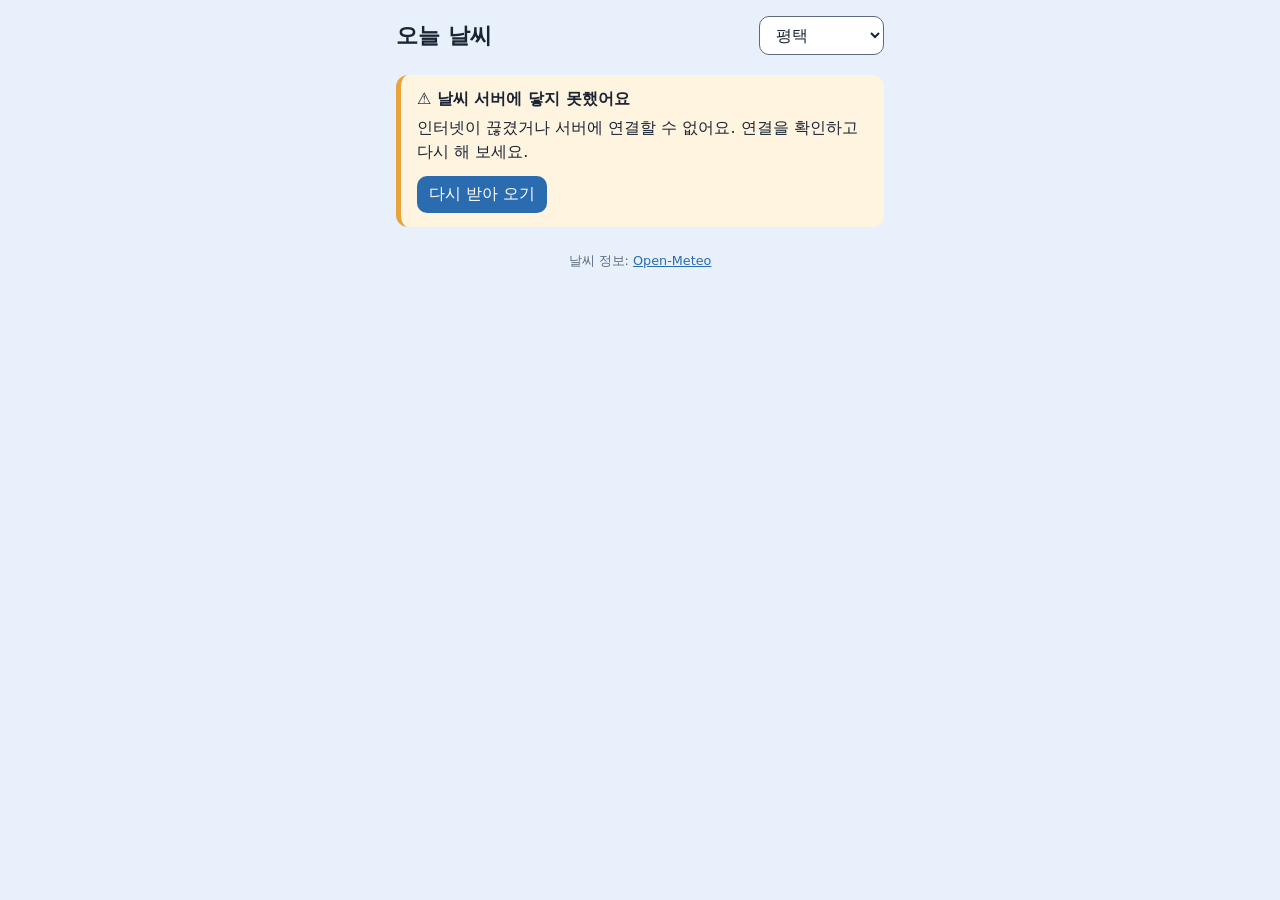
<file: week-06/weather/index.html>
<!doctype html>
<html lang="ko">
<head>
  <meta charset="utf-8">
  <meta name="viewport" content="width=device-width, initial-scale=1, viewport-fit=cover">
  <meta name="theme-color" content="#2b6cb0">
  <meta name="description" content="오늘 날씨를 받아 와 보여 주는 앱">
  <title>오늘 날씨</title>
  <link rel="manifest" href="manifest.json">
  <link rel="icon" href="icons/icon-192.png">
  <link rel="apple-touch-icon" href="icons/icon-192.png">
  <link rel="stylesheet" href="style.css">
</head>
<body>
  <header>
    <h1>오늘 날씨</h1>
    <select id="place" aria-label="지역 고르기"></select>
  </header>

  <main>
    <!-- 정보를 못 받아 왔을 때 까닭을 보여 주는 칸 -->
    <section id="problem" class="problem" hidden>
      <p class="problem-title">⚠️ <span id="problem-title"></span></p>
      <p id="problem-why" class="problem-why"></p>
      <button id="retry" type="button">다시 받아 오기</button>
    </section>

    <p id="loading" class="loading">날씨를 받아 오는 중…</p>

    <section id="now" class="card now" hidden>
      <div class="now-icon" id="now-icon"></div>
      <div>
        <div class="now-temp"><span id="now-temp"></span>°</div>
        <div class="now-desc" id="now-desc"></div>
        <div class="now-feel">체감 <span id="now-feel"></span>°</div>
      </div>
    </section>

    <section id="today" class="card today" hidden>
      <div><span class="label">최고</span><b id="t-max"></b></div>
      <div><span class="label">최저</span><b id="t-min"></b></div>
      <div><span class="label">비 올 확률</span><b id="t-rain"></b></div>
      <div><span class="label">습도</span><b id="t-hum"></b></div>
      <div><span class="label">바람</span><b id="t-wind"></b></div>
      <div><span class="label">해 뜸 · 짐</span><b id="t-sun"></b></div>
    </section>

    <section id="hours-card" class="card" hidden>
      <h2>앞으로 12시간</h2>
      <ol id="hours" class="hours"></ol>
    </section>

    <p id="updated" class="updated"></p>
  </main>

  <footer>날씨 정보: <a href="https://open-meteo.com/" target="_blank" rel="noopener">Open-Meteo</a></footer>

  <script src="app.js"></script>
</body>
</html>
</file>
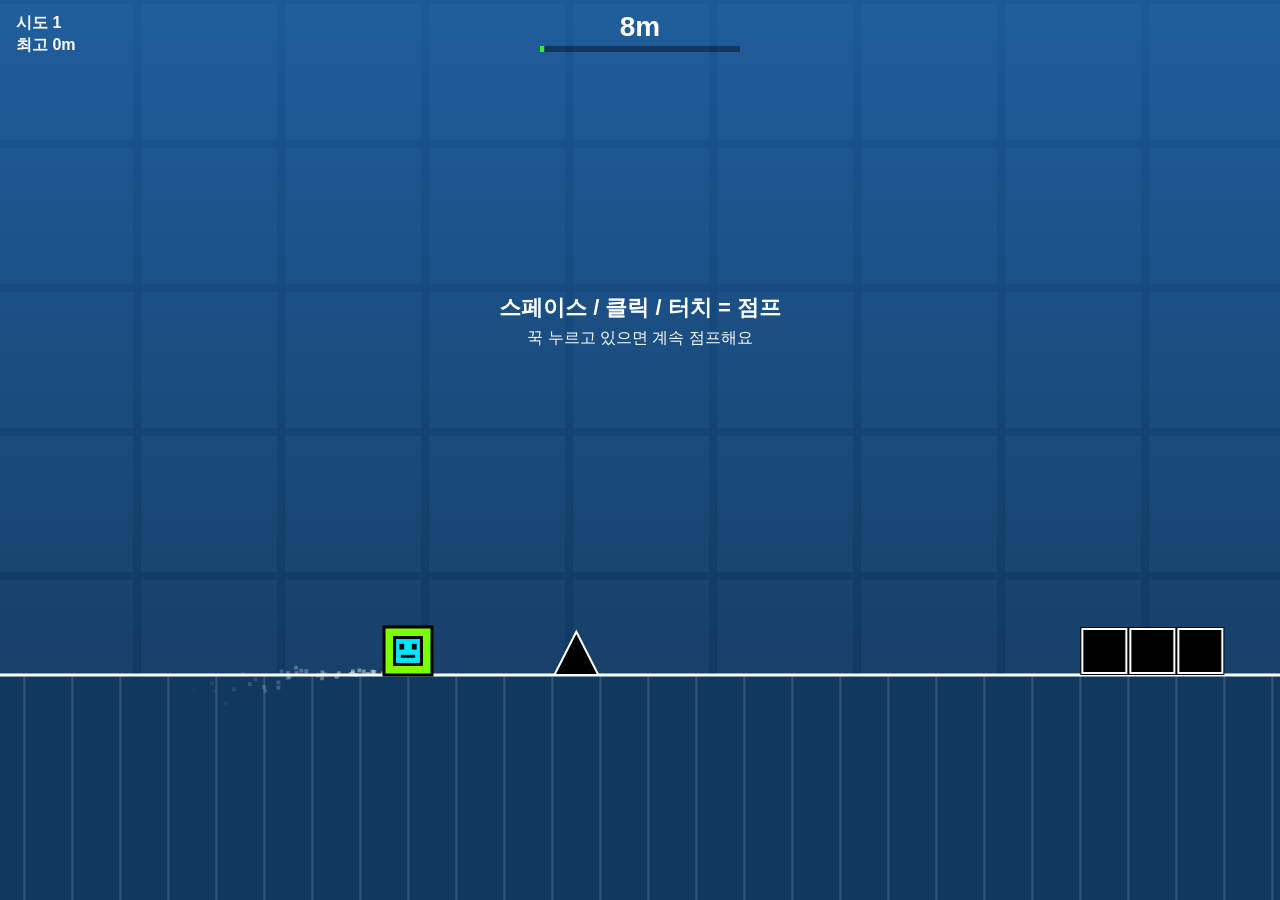
<file: week-01/geometry-dash.html>
<!DOCTYPE html>
<html lang="ko">
<head>
<meta charset="UTF-8">
<meta name="viewport" content="width=device-width, initial-scale=1.0">
<title>지오메트리 대시</title>
<style>
  html, body { margin: 0; height: 100%; overflow: hidden; background: #111; }
  canvas { display: block; width: 100vw; height: 100vh; touch-action: none; }
</style>
</head>
<body>
<canvas id="game"></canvas>
<script>
// ===== 기본 설정 =====
const canvas = document.getElementById('game');
const ctx = canvas.getContext('2d');

const SPEED = 8.6;      // 1초에 몇 칸 앞으로 가는지
const GRAVITY = 80;     // 중력 (칸/초²)
const JUMP = 20;        // 점프 힘 → 높이 2.5칸
const PAD_JUMP = 28;    // 노란 점프대 힘 → 높이 약 4.9칸
const HARD_AT = 400;    // 이 거리(칸)쯤 가면 난이도가 최고가 됨

let W, H, T, groundY;   // 화면 크기, 한 칸 크기(px), 땅 높이(px)
function resize() {
  W = canvas.width = innerWidth;
  H = canvas.height = innerHeight;
  T = Math.min(H / 10, W / 14, 48);
  groundY = H * 0.75;
}
addEventListener('resize', resize);
resize();

// ===== 맵 만들기 =====
// 블록: 위에 올라설 수 있지만 옆으로 부딪히면 죽음
// 가시: 닿으면 죽음
// 점프대: 밟으면 높이 튕겨 오름
const blocks = [], spikes = [], pads = [];
const block = (x, y, w, h) => blocks.push({ x, y, w, h });
const spike = (x, y = 0) => spikes.push({ x, y });
const spikeRow = (x, n, y = 0) => { for (let i = 0; i < n; i++) spike(x + i, y); };
const pad = (x, y = 0) => pads.push({ x, y });

// 씨앗(seed)으로 정해지는 랜덤 → 같은 씨앗이면 같은 맵
let seed = 1;
function rand() {
  seed = (seed + 0x6D2B79F5) | 0;
  let t = Math.imul(seed ^ (seed >>> 15), 1 | seed);
  t = (t + Math.imul(t ^ (t >>> 7), 61 | t)) ^ t;
  return ((t ^ (t >>> 14)) >>> 0) / 4294967296;
}
const randInt = (a, b) => a + Math.floor(rand() * (b - a + 1));   // a ~ b 사이 정수

// 장애물 패턴 모음. 하나하나가 "땅에서 출발해서 통과할 수 있는" 모양이에요.
// min = 이 난이도(0~1)부터 나옴, f(x) = x 위치에 패턴을 놓고 차지한 길이를 돌려줌
const PATTERNS = [
  { min: 0,    f: x => { spike(x); return 1; } },                                   // 가시 1개
  { min: 0,    f: x => { spikeRow(x, 2); return 2; } },                             // 가시 2개
  { min: 0,    f: x => { const w = randInt(1, 3); block(x, 0, w, 1); return w; } }, // 낮은 블록
  { min: 0.1,  f: x => { block(x, 0, 2, 2); return 2; } },                          // 2칸 블록
  { min: 0.1,  f: x => { block(x, 0, 2, 1); spikeRow(x + 2, 2); return 4; } },      // 블록 + 가시
  { min: 0.15, f: x => { pad(x); block(x + 4, 0, 1, 2); spike(x + 4, 2); return 5; } }, // 점프대 + 가시벽
  { min: 0.2,  f: x => { block(x, 0, 2, 1); block(x + 2, 0, 2, 2); block(x + 4, 0, 2, 3);
                         spikeRow(x + 6, 3); return 9; } },                         // 계단
  { min: 0.25, f: x => { spike(x); spike(x + 5); return 6; } },                     // 연속 점프
  { min: 0.3,  f: x => { spikeRow(x, 3); return 3; } },                             // 가시 3개
  { min: 0.35, f: x => { spike(x); block(x + 1, 0, 1, 1); return 2; } },            // 가시 + 블록
  { min: 0.4,  f: x => { block(x, 0, 4, 1); spikeRow(x + 4, 2); block(x + 6, 0, 4, 2);
                         spikeRow(x + 10, 2); block(x + 12, 0, 4, 3); spikeRow(x + 16, 3); return 19; } }, // 블록 오르기
  { min: 0.5,  f: x => { block(x, 0, 3, 1); spike(x + 1, 1); return 3; } },         // 블록 위 가시
];

let genX = 0;   // 여기까지 맵이 만들어져 있음
function newLevel(s) {
  seed = s;
  blocks.length = spikes.length = pads.length = 0;
  genX = 12;    // 처음 12칸은 빈 땅
}

// 플레이어 앞쪽 limit 칸까지 맵을 이어서 만듦
function generateUntil(limit) {
  while (genX < limit) {
    const d = Math.min(1, genX / HARD_AT);                 // 지금 난이도 0~1
    const choices = PATTERNS.filter(pt => pt.min <= d);
    const pt = choices[Math.floor(rand() * choices.length)];
    genX += pt.f(genX);
    genX += randInt(Math.round(7 - 3 * d), Math.round(10 - 4 * d));   // 다음 장애물까지 빈 땅 (멀리 갈수록 좁아짐)
  }
}

// 지나간 장애물은 지워서 가볍게
function cleanup() {
  const keep = o => o.x + (o.w || 1) > p.x - 30;
  for (const arr of [blocks, spikes, pads]) {
    const kept = arr.filter(keep);
    arr.length = 0;
    arr.push(...kept);
  }
}

// ===== 플레이어 상태 =====
let p, attempts = 1, state = 'play', deadTimer = 0, best = 0;
let particles = [];
try { best = Number(localStorage.getItem('gd-best-m')) || 0; } catch (e) {}

// 죽을 때마다 새로운 랜덤 맵으로 다시 시작
function reset() {
  p = { x: 0, y: 0, vy: 0, grounded: true, rot: 0 };
  newLevel(Math.floor(Math.random() * 1e9));
  generateUntil(60);
  particles = [];
  state = 'play';
}
reset();

// ===== 입력 =====
let held = false;
function press(e) {
  if (e) e.preventDefault();
  held = true;
}
function release() { held = false; }
addEventListener('keydown', e => {
  if (['Space', 'ArrowUp', 'KeyW'].includes(e.code)) { if (!e.repeat) press(e); else e.preventDefault(); }
});
addEventListener('keyup', e => {
  if (['Space', 'ArrowUp', 'KeyW'].includes(e.code)) release();
});
canvas.addEventListener('mousedown', press);
addEventListener('mouseup', release);
canvas.addEventListener('touchstart', press, { passive: false });
addEventListener('touchend', release);

// ===== 충돌 검사 =====
const overlap = (ax, ay, aw, ah, bx, by, bw, bh) =>
  ax < bx + bw && ax + aw > bx && ay < by + bh && ay + ah > by;

function die() {
  state = 'dead';
  deadTimer = 0.9;
  const dist = Math.floor(p.x);
  if (dist > best) { best = dist; try { localStorage.setItem('gd-best-m', best); } catch (e) {} }
  for (let i = 0; i < 40; i++) {
    const a = Math.random() * Math.PI * 2, s = 3 + Math.random() * 10;
    particles.push({ x: p.x + 0.5, y: p.y + 0.5, vx: Math.cos(a) * s, vy: Math.sin(a) * s,
                     life: 0.8, size: 0.1 + Math.random() * 0.2, color: Math.random() < 0.5 ? '#7CFC00' : '#00E5FF' });
  }
}

function step(dt) {
  const prevY = p.y;
  p.x += SPEED * dt;
  p.vy -= GRAVITY * dt;
  p.y += p.vy * dt;
  p.grounded = false;

  // 땅
  if (p.y <= 0) { p.y = 0; p.vy = 0; p.grounded = true; }

  // 블록: 위에서 내려오면 착지, 아니면 부딪혀서 죽음
  for (const b of blocks) {
    if (b.x > p.x + 2 || b.x + b.w < p.x - 1) continue;
    const top = b.y + b.h;
    if (overlap(p.x + 0.05, p.y, 0.9, 1, b.x, b.y, b.w, b.h)) {
      if (p.vy <= 0 && prevY >= top - 0.35) {
        p.y = top; p.vy = 0; p.grounded = true;
      }
    }
    if (overlap(p.x + 0.15, p.y + 0.15, 0.7, 0.7, b.x, b.y, b.w, b.h)) { die(); return; }
  }

  // 가시 (판정은 실제 모양보다 조금 작게)
  for (const s of spikes) {
    if (s.x > p.x + 2 || s.x < p.x - 2) continue;
    if (overlap(p.x + 0.1, p.y + 0.05, 0.8, 0.85, s.x + 0.35, s.y, 0.3, 0.5)) { die(); return; }
  }

  // 점프대
  for (const pd of pads) {
    if (!pd.used && overlap(p.x, p.y, 1, 1, pd.x + 0.1, pd.y, 0.8, 0.3)) {
      pd.used = true;
      p.vy = PAD_JUMP; p.grounded = false;
      for (let i = 0; i < 12; i++) particles.push({ x: pd.x + 0.5, y: pd.y + 0.2, vx: (Math.random() - 0.5) * 4,
        vy: 3 + Math.random() * 5, life: 0.5, size: 0.12, color: '#FFE600' });
    }
  }

  // 점프 (누르고 있으면 착지하자마자 또 점프)
  if (held && p.grounded) { p.vy = JUMP; p.grounded = false; }

  // 회전: 공중에서는 돌고, 땅에 닿으면 가장 가까운 90도로 맞춤
  if (p.grounded) {
    const target = Math.round(p.rot / (Math.PI / 2)) * (Math.PI / 2);
    p.rot += (target - p.rot) * Math.min(1, dt * 25);
  } else {
    p.rot += Math.PI * 2 * dt;
  }

  // 달릴 때 뒤로 날리는 가루
  if (p.grounded && Math.random() < 0.5) {
    particles.push({ x: p.x, y: p.y + 0.05, vx: -2 - Math.random() * 2, vy: Math.random() * 2,
                     life: 0.35, size: 0.08, color: 'rgba(255,255,255,0.7)' });
  }

  // 앞쪽 맵이 모자라면 더 만들기
  if (genX < p.x + 60) { generateUntil(p.x + 60); cleanup(); }
}

function updateParticles(dt) {
  for (const q of particles) {
    q.x += q.vx * dt; q.y += q.vy * dt; q.vy -= 15 * dt; q.life -= dt;
  }
  particles = particles.filter(q => q.life > 0);
}

// ===== 그리기 =====
let camX = 0;
const sx = wx => (wx - camX) * T;
const sy = wy => groundY - wy * T;

function hue() { return (200 + p.x * 1.2) % 360; }   // 앞으로 갈수록 배경 색이 바뀜

function draw() {
  camX = p.x - (W * 0.3) / T;
  const h = hue();

  // 배경
  const g = ctx.createLinearGradient(0, 0, 0, H);
  g.addColorStop(0, `hsl(${h},70%,35%)`);
  g.addColorStop(1, `hsl(${h},70%,18%)`);
  ctx.fillStyle = g;
  ctx.fillRect(0, 0, W, H);

  // 뒤쪽 큰 네모 (천천히 움직여서 깊이감)
  ctx.fillStyle = `hsla(${h},60%,60%,0.08)`;
  const big = T * 3, off = (camX * T * 0.3) % big;
  for (let x = -off - big; x < W + big; x += big) {
    for (let y = 0; y < groundY; y += big) ctx.fillRect(x + 4, y + 4, big - 8, big - 8);
  }

  // 땅
  ctx.fillStyle = `hsl(${h},70%,22%)`;
  ctx.fillRect(0, groundY, W, H - groundY);
  ctx.strokeStyle = 'rgba(255,255,255,0.15)';
  ctx.lineWidth = 2;
  const goff = (camX * T) % T;
  for (let x = -goff; x < W; x += T) {
    ctx.beginPath(); ctx.moveTo(x, groundY); ctx.lineTo(x, H); ctx.stroke();
  }
  ctx.strokeStyle = '#fff';
  ctx.lineWidth = 3;
  ctx.beginPath(); ctx.moveTo(0, groundY); ctx.lineTo(W, groundY); ctx.stroke();

  // 최고 기록 위치 표시 (점선)
  const bxLine = sx(best);
  if (best > 0 && bxLine > 0 && bxLine < W) {
    ctx.strokeStyle = 'rgba(255,230,0,0.7)';
    ctx.setLineDash([6, 6]);
    ctx.beginPath(); ctx.moveTo(bxLine, 0); ctx.lineTo(bxLine, groundY); ctx.stroke();
    ctx.setLineDash([]);
    ctx.fillStyle = '#FFE600';
    ctx.font = 'bold 14px sans-serif';
    ctx.textAlign = 'center';
    ctx.fillText('최고 기록', bxLine, 70);
  }

  // 블록
  for (const b of blocks) {
    const x = sx(b.x), y = sy(b.y + b.h);
    if (x > W || x + b.w * T < 0) continue;
    ctx.fillStyle = '#000';
    ctx.fillRect(x, y, b.w * T, b.h * T);
    ctx.strokeStyle = '#fff';
    ctx.lineWidth = 2;
    for (let i = 0; i < b.w; i++) for (let j = 0; j < b.h; j++) {
      ctx.strokeRect(x + i * T + 2, y + j * T + 2, T - 4, T - 4);
    }
  }

  // 가시
  for (const s of spikes) {
    const x = sx(s.x), y = sy(s.y);
    if (x > W || x + T < 0) continue;
    ctx.beginPath();
    ctx.moveTo(x + 2, y);
    ctx.lineTo(x + T / 2, y - T * 0.9);
    ctx.lineTo(x + T - 2, y);
    ctx.closePath();
    ctx.fillStyle = '#000'; ctx.fill();
    ctx.strokeStyle = '#fff'; ctx.lineWidth = 2; ctx.stroke();
  }

  // 점프대
  for (const pd of pads) {
    const x = sx(pd.x), y = sy(pd.y);
    if (x > W || x + T < 0) continue;
    ctx.fillStyle = '#FFE600';
    ctx.beginPath();
    ctx.ellipse(x + T / 2, y, T * 0.42, T * 0.22, 0, Math.PI, 0);
    ctx.fill();
  }

  // 가루
  for (const q of particles) {
    ctx.globalAlpha = Math.max(0, q.life * 2);
    ctx.fillStyle = q.color;
    ctx.fillRect(sx(q.x), sy(q.y), q.size * T, q.size * T);
  }
  ctx.globalAlpha = 1;

  // 플레이어 (네모 큐브)
  if (state !== 'dead') {
    ctx.save();
    ctx.translate(sx(p.x + 0.5), sy(p.y + 0.5));
    ctx.rotate(p.rot);
    const s = T;
    ctx.fillStyle = '#7CFC00';
    ctx.fillRect(-s / 2, -s / 2, s, s);
    ctx.strokeStyle = '#000'; ctx.lineWidth = 3;
    ctx.strokeRect(-s / 2, -s / 2, s, s);
    ctx.fillStyle = '#00E5FF';
    ctx.fillRect(-s * 0.28, -s * 0.28, s * 0.56, s * 0.56);
    ctx.strokeRect(-s * 0.28, -s * 0.28, s * 0.56, s * 0.56);
    ctx.fillStyle = '#000';                                // 눈
    ctx.fillRect(-s * 0.18, -s * 0.15, s * 0.1, s * 0.12);
    ctx.fillRect(s * 0.08, -s * 0.15, s * 0.1, s * 0.12);
    ctx.fillRect(-s * 0.15, s * 0.08, s * 0.3, s * 0.06); // 입
    ctx.restore();
  }

  // 위쪽: 거리 + 난이도 바
  ctx.fillStyle = '#fff';
  ctx.textAlign = 'center';
  ctx.font = 'bold 28px sans-serif';
  ctx.fillText(Math.floor(p.x) + 'm', W / 2, 36);
  const diff = Math.min(1, p.x / HARD_AT);
  const bw = Math.min(W * 0.3, 200), bx = (W - bw) / 2;
  ctx.fillStyle = 'rgba(0,0,0,0.4)';
  ctx.fillRect(bx, 46, bw, 6);
  ctx.fillStyle = `hsl(${120 - diff * 120},90%,55%)`;   // 초록 → 빨강
  ctx.fillRect(bx, 46, bw * diff, 6);

  ctx.font = 'bold 16px sans-serif';
  ctx.fillStyle = '#fff';
  ctx.textAlign = 'left';
  ctx.fillText('시도 ' + attempts, 16, 28);
  ctx.fillText('최고 ' + best + 'm', 16, 50);

  // 처음 화면 안내
  if (attempts === 1 && p.x < 10 && state === 'play') {
    ctx.textAlign = 'center';
    ctx.font = 'bold 22px sans-serif';
    ctx.fillText('스페이스 / 클릭 / 터치 = 점프', W / 2, H * 0.35);
    ctx.font = '16px sans-serif';
    ctx.fillText('꾹 누르고 있으면 계속 점프해요', W / 2, H * 0.35 + 28);
  }
}

// ===== 게임 루프 (1/240초씩 잘게 나눠 계산해서 판정이 정확함) =====
let last = performance.now(), acc = 0;
const DT = 1 / 240;
function loop(now) {
  const frame = Math.min(0.05, (now - last) / 1000);
  last = now;
  if (state === 'play') {
    acc += frame;
    while (acc >= DT && state === 'play') { step(DT); acc -= DT; }
  } else {
    acc = 0;
  }
  if (state === 'dead') {
    deadTimer -= frame;
    if (deadTimer <= 0) { attempts++; reset(); }
  }
  updateParticles(frame);
  draw();
  requestAnimationFrame(loop);
}
requestAnimationFrame(loop);
</script>
</body>
</html>
</file>
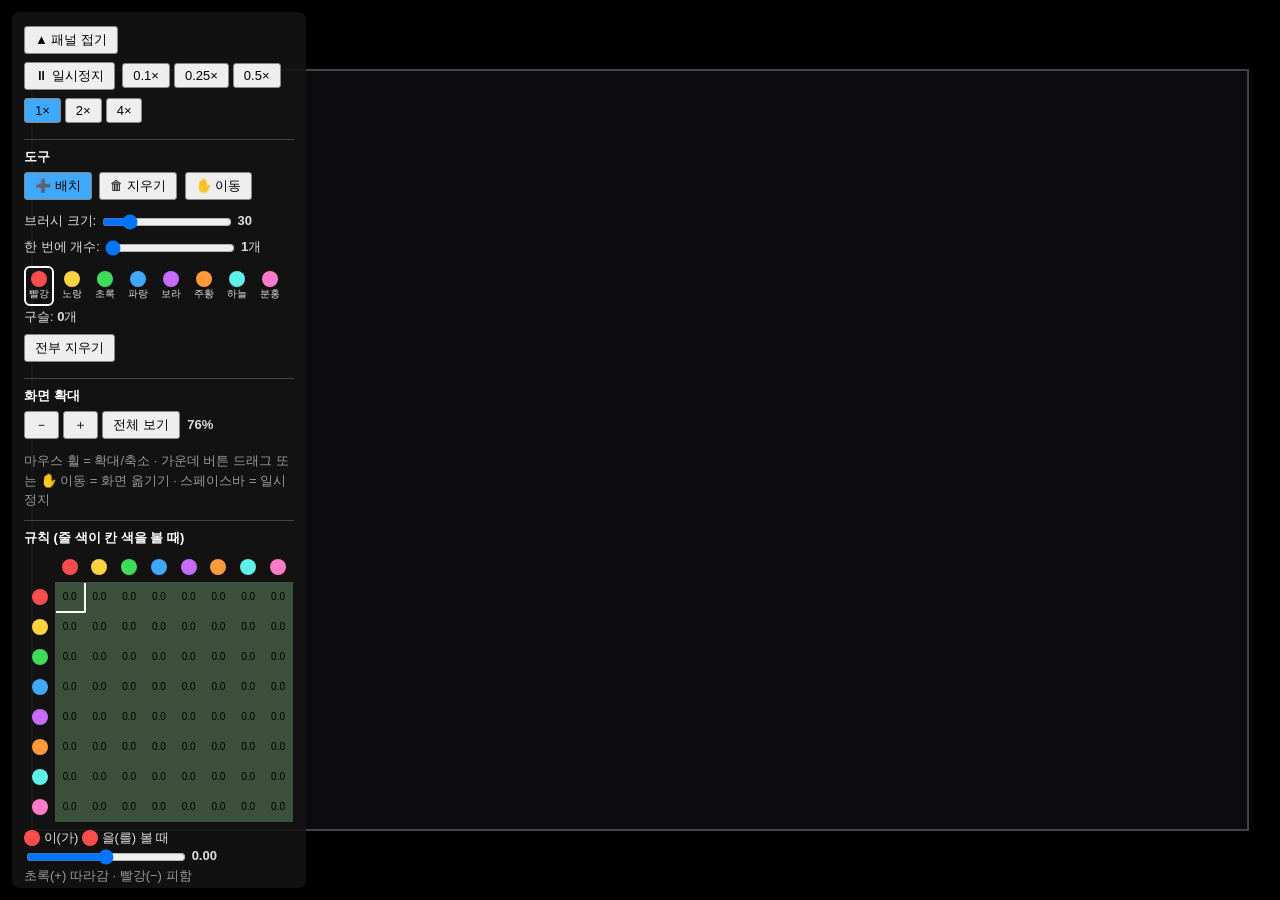
<file: week-02/microbe-sandbox.html>
<!doctype html>
<html lang="ko">
<head>
<meta charset="utf-8">
<meta name="viewport" content="width=device-width, initial-scale=1">
<title>미생물 샌드박스</title>
<style>
  html, body { margin: 0; height: 100%; background: #000; overflow: hidden; font-family: sans-serif; }
  canvas { display: block; touch-action: none; }
  #panel {
    position: fixed; top: 12px; left: 12px; padding: 12px; width: 270px;
    max-height: calc(100% - 48px); overflow-y: auto;
    background: rgba(20, 20, 20, 0.88); color: #ddd; border-radius: 8px; font-size: 13px;
  }
  #panel.folded #panelBody { display: none; }
  #panel button, #panel a.btn {
    margin: 2px 4px 6px 0; padding: 4px 10px; cursor: pointer; font-size: 13px;
    background: #eee; color: #000; border: 1px solid #888; border-radius: 3px; text-decoration: none; display: inline-block;
  }
  #panel button.on { background: #3fa9ff; }
  #panel h4 { margin: 10px 0 4px; font-size: 13px; color: #fff; border-top: 1px solid #444; padding-top: 8px; }
  .row { margin-bottom: 6px; }
  .row input[type=range] { vertical-align: middle; width: 130px; }
  .dot { display: inline-block; width: 16px; height: 16px; border-radius: 50%; vertical-align: middle; }
  #palette .sw { display: inline-block; margin: 2px 3px 2px 0; padding: 3px; border: 2px solid transparent; border-radius: 6px; cursor: pointer; text-align: center; font-size: 10px; }
  #palette .sw.sel { border-color: #fff; }
  table { border-collapse: collapse; }
  td { width: 26px; height: 26px; text-align: center; font-size: 10px; color: #000; cursor: pointer; border: 2px solid transparent; }
  td.head { cursor: default; }
  td.sel { border-color: #fff; }
  #help { color: #999; line-height: 1.5; margin-top: 4px; }
</style>
</head>
<body>
<canvas id="c"></canvas>
<div id="panel">
  <button id="fold">▲ 패널 접기</button>
  <div id="panelBody">
    <div class="row">
      <button id="pause">⏸ 일시정지</button>
      <span id="speeds">
        <button data-s="0.1">0.1×</button><button data-s="0.25">0.25×</button><button data-s="0.5">0.5×</button><button data-s="1" class="on">1×</button><button data-s="2">2×</button><button data-s="4">4×</button>
      </span>
    </div>

    <h4>도구</h4>
    <div class="row" id="tools">
      <button data-t="place" class="on">➕ 배치</button>
      <button data-t="erase">🗑 지우기</button>
      <button data-t="pan">✋ 이동</button>
    </div>
    <div class="row">브러시 크기: <input id="brushR" type="range" min="4" max="150" value="30"> <b id="brushRText">30</b></div>
    <div class="row">한 번에 개수: <input id="brushN" type="range" min="1" max="40" value="1"> <b id="brushNText">1</b>개</div>
    <div id="palette"></div>
    <div class="row">구슬: <b id="total">0</b>개 <span id="counts" style="color:#999"></span></div>
    <button id="clear">전부 지우기</button>

    <h4>화면 확대</h4>
    <div class="row">
      <button id="zoomOut">－</button><button id="zoomIn">＋</button><button id="zoomFit">전체 보기</button>
      <b id="zoomText">100%</b>
    </div>
    <div id="help">마우스 휠 = 확대/축소 · 가운데 버튼 드래그 또는 ✋ 이동 = 화면 옮기기 · 스페이스바 = 일시정지</div>

    <h4>규칙 (줄 색이 칸 색을 볼 때)</h4>
    <table id="rules"></table>
    <div class="row" id="editor" style="margin-top:6px"></div>
    <button id="zeroRules">모두 0</button>
    <button id="randRules">무작위</button>

    <h4>세부 설정</h4>
    <div class="row">영향 거리: <input id="sR" type="range" min="20" max="200" value="80"> <b id="tR">80</b></div>
    <div class="row">힘 세기: <input id="sF" type="range" min="0.05" max="2" step="0.05" value="0.6"> <b id="tF">0.6</b></div>
    <div class="row">마찰: <input id="sM" type="range" min="0.5" max="0.99" step="0.01" value="0.85"> <b id="tM">0.85</b></div>
    <div class="row">최고 속도: <input id="sV" type="range" min="1" max="15" step="0.5" value="5"> <b id="tV">5</b></div>
    <div class="row">밀어내는 거리 비율: <input id="sC" type="range" min="0.05" max="0.8" step="0.05" value="0.3"> <b id="tC">0.3</b></div>
  </div>
</div>
<script>
// ===== 설정 =====
const COLORS = ['#ff4d4d', '#ffd23f', '#3fdc5a', '#3fa9ff', '#c86bff', '#ff9a3c', '#5ff0e6', '#ff7ac8'];
const NAMES = ['빨강', '노랑', '초록', '파랑', '보라', '주황', '하늘', '분홍'];
const NC = COLORS.length;
const WORLD_W = 1600, WORLD_H = 1000;  // 샌드박스 세계 크기 (끝은 반대쪽과 이어져 있음)
const MAX_BEADS = 4000;
const P = { R: 80, FORCE: 0.6, FRICTION: 0.85, MAXV: 5, CLOSE: 0.3 };

const canvas = document.getElementById('c');
const ctx = canvas.getContext('2d');
let W, H;
function resize() { W = canvas.width = innerWidth; H = canvas.height = innerHeight; }
addEventListener('resize', resize);
resize();

// ===== 보기(확대/이동): 화면좌표 = 세계좌표 * scale + (ox, oy) =====
let scale = 1, ox = 0, oy = 0;
function fitView() {
  scale = Math.min(W / WORLD_W, H / WORLD_H) * 0.95;
  ox = (W - WORLD_W * scale) / 2;
  oy = (H - WORLD_H * scale) / 2;
  showZoom();
}
function showZoom() { document.getElementById('zoomText').textContent = Math.round(scale * 100) + '%'; }
function zoomAt(sx, sy, f) {
  const ns = Math.min(10, Math.max(0.2, scale * f));
  const wx = (sx - ox) / scale, wy = (sy - oy) / scale;
  scale = ns; ox = sx - wx * scale; oy = sy - wy * scale;
  showZoom();
}
const toWorld = (sx, sy) => [(sx - ox) / scale, (sy - oy) / scale];
// 탭 안에서 숨겨진 채로 열리면 화면 크기가 0 이라 배율이 0 이 됨 → 크기가 생기는 첫 순간에 맞춰 줌
let fitted = false;
function fitOnce() { if (!fitted && W > 0 && H > 0) { fitView(); fitted = true; } }
fitOnce();
addEventListener('resize', fitOnce);

// ===== 규칙 =====
const rules = Array.from({ length: NC }, () => new Array(NC).fill(0));

// ===== 구슬 (빈 상태에서 시작) =====
const px = [], py = [], vx = [], vy = [], kind = [];
function addBead(x, y, k) {
  if (px.length >= MAX_BEADS) return false;
  px.push(((x % WORLD_W) + WORLD_W) % WORLD_W); py.push(((y % WORLD_H) + WORLD_H) % WORLD_H);
  vx.push(0); vy.push(0); kind.push(k);
  return true;
}
function removeBead(i) {
  const last = px.length - 1;
  px[i] = px[last]; py[i] = py[last]; vx[i] = vx[last]; vy[i] = vy[last]; kind[i] = kind[last];
  px.pop(); py.pop(); vx.pop(); vy.pop(); kind.pop();
}

function force(r, a) {
  const close = P.CLOSE;
  if (r < close) return r / close - 1;
  if (r < 1) return a * (1 - Math.abs(2 * r - 1 - close) / (1 - close));
  return 0;
}
function wrap(d, size) {
  if (d > size / 2) return d - size;
  if (d < -size / 2) return d + size;
  return d;
}

function step() {
  const N = px.length;
  if (N === 0) return;
  const cols = Math.max(3, Math.floor(WORLD_W / P.R));
  const rows = Math.max(3, Math.floor(WORLD_H / P.R));
  const cw = WORLD_W / cols, ch = WORLD_H / rows;
  const grid = Array.from({ length: cols * rows }, () => []);
  const gxs = new Int32Array(N), gys = new Int32Array(N);
  for (let i = 0; i < N; i++) {
    gxs[i] = Math.min(cols - 1, Math.floor(px[i] / cw));
    gys[i] = Math.min(rows - 1, Math.floor(py[i] / ch));
    grid[gys[i] * cols + gxs[i]].push(i);
  }
  for (let i = 0; i < N; i++) {
    const gx = gxs[i], gy = gys[i];
    let fx = 0, fy = 0;
    const myRules = rules[kind[i]];
    for (let oy2 = -1; oy2 <= 1; oy2++) {
      for (let ox2 = -1; ox2 <= 1; ox2++) {
        const cell = grid[((gy + oy2 + rows) % rows) * cols + ((gx + ox2 + cols) % cols)];
        for (const j of cell) {
          if (j === i) continue;
          const dx = wrap(px[j] - px[i], WORLD_W);
          const dy = wrap(py[j] - py[i], WORLD_H);
          const dist = Math.hypot(dx, dy);
          if (dist > 0 && dist < P.R) {
            const f = force(dist / P.R, myRules[kind[j]]);
            fx += (dx / dist) * f;
            fy += (dy / dist) * f;
          }
        }
      }
    }
    vx[i] = vx[i] * P.FRICTION + fx * P.FORCE;
    vy[i] = vy[i] * P.FRICTION + fy * P.FORCE;
    const sp = Math.hypot(vx[i], vy[i]);
    if (sp > P.MAXV) { vx[i] *= P.MAXV / sp; vy[i] *= P.MAXV / sp; }
  }
  for (let i = 0; i < N; i++) {
    px[i] = (px[i] + vx[i] + WORLD_W) % WORLD_W;
    py[i] = (py[i] + vy[i] + WORLD_H) % WORLD_H;
  }
}

// ===== 그리기 =====
let tool = 'place', brushR = 30, brushN = 1, selColor = 0;
let mx = -999, my = -999;
function draw() {
  ctx.setTransform(1, 0, 0, 1, 0, 0);
  ctx.fillStyle = '#000';
  ctx.fillRect(0, 0, W, H);
  ctx.setTransform(scale, 0, 0, scale, ox, oy);
  ctx.fillStyle = '#0b0b10';
  ctx.fillRect(0, 0, WORLD_W, WORLD_H);
  ctx.strokeStyle = '#444'; ctx.lineWidth = 2 / scale;
  ctx.strokeRect(0, 0, WORLD_W, WORLD_H);
  const rad = Math.max(2, 3);
  for (let k = 0; k < NC; k++) {
    ctx.fillStyle = COLORS[k];
    ctx.beginPath();
    for (let i = 0; i < px.length; i++) {
      if (kind[i] !== k) continue;
      ctx.moveTo(px[i] + rad, py[i]);
      ctx.arc(px[i], py[i], rad, 0, Math.PI * 2);
    }
    ctx.fill();
  }
  // 브러시 원
  if (mx > -900 && tool !== 'pan') {
    const [wx, wy] = toWorld(mx, my);
    ctx.beginPath(); ctx.arc(wx, wy, brushR, 0, Math.PI * 2);
    ctx.strokeStyle = tool === 'erase' ? '#ff4d4d' : COLORS[selColor];
    ctx.lineWidth = 1.5 / scale; ctx.stroke();
  }
}

let paused = false, speed = 1, acc = 0;
function loop() {
  if (!paused) {
    acc += speed;
    let guard = 0;
    while (acc >= 1 && guard++ < 8) { step(); acc -= 1; }
    if (acc > 8) acc = 0;
  }
  draw();
  requestAnimationFrame(loop);
}

// ===== 배치 / 지우기 / 이동 =====
let down = false, panning = false, lastSX = 0, lastSY = 0, lastPX = 0, lastPY = 0;
function placeAt(wx, wy) {
  if (brushN === 1) { addBead(wx, wy, selColor); }
  else {
    for (let n = 0; n < brushN; n++) {
      const a = Math.random() * Math.PI * 2, r = brushR * Math.sqrt(Math.random());
      addBead(wx + Math.cos(a) * r, wy + Math.sin(a) * r, selColor);
    }
  }
  updateCounts();
}
function eraseAt(wx, wy) {
  for (let i = px.length - 1; i >= 0; i--) {
    if (Math.hypot(wrap(px[i] - wx, WORLD_W), wrap(py[i] - wy, WORLD_H)) < brushR) removeBead(i);
  }
  updateCounts();
}
function act(sx, sy) {
  const [wx, wy] = toWorld(sx, sy);
  if (tool === 'place') placeAt(wx, wy);
  else if (tool === 'erase') eraseAt(wx, wy);
}
canvas.addEventListener('pointerdown', e => {
  canvas.setPointerCapture(e.pointerId);
  down = true; lastSX = e.clientX; lastSY = e.clientY;
  panning = e.button === 1 || e.button === 2 || tool === 'pan';
  if (!panning) { act(e.clientX, e.clientY); lastPX = e.clientX; lastPY = e.clientY; }
});
canvas.addEventListener('pointermove', e => {
  mx = e.clientX; my = e.clientY;
  if (!down) return;
  if (panning) {
    ox += e.clientX - lastSX; oy += e.clientY - lastSY;
    lastSX = e.clientX; lastSY = e.clientY;
    return;
  }
  if (tool === 'erase') { act(e.clientX, e.clientY); return; }
  // 배치: 브러시 크기만큼 움직일 때마다 한 번씩 (너무 빽빽하게 쌓이지 않게)
  const need = Math.max(6, brushN === 1 ? 10 : brushR * 0.8) * scale;
  if (Math.hypot(e.clientX - lastPX, e.clientY - lastPY) >= need) {
    act(e.clientX, e.clientY); lastPX = e.clientX; lastPY = e.clientY;
  }
});
const endDown = () => { down = false; panning = false; };
canvas.addEventListener('pointerup', endDown);
canvas.addEventListener('pointercancel', endDown);
canvas.addEventListener('pointerleave', () => { if (!down) { mx = my = -999; } });
canvas.addEventListener('contextmenu', e => e.preventDefault());
canvas.addEventListener('wheel', e => {
  e.preventDefault();
  zoomAt(e.clientX, e.clientY, e.deltaY < 0 ? 1.15 : 1 / 1.15);
}, { passive: false });

// ===== 패널 =====
const $ = id => document.getElementById(id);
function bindRange(id, textId, fn) {
  $(id).addEventListener('input', e => { $(textId).textContent = e.target.value; fn(+e.target.value); });
}
bindRange('brushR', 'brushRText', v => brushR = v);
bindRange('brushN', 'brushNText', v => brushN = v);
bindRange('sR', 'tR', v => P.R = v);
bindRange('sF', 'tF', v => P.FORCE = v);
bindRange('sM', 'tM', v => P.FRICTION = v);
bindRange('sV', 'tV', v => P.MAXV = v);
bindRange('sC', 'tC', v => P.CLOSE = v);

$('fold').onclick = () => {
  const f = $('panel').classList.toggle('folded');
  $('fold').textContent = f ? '▼ 패널 펼치기' : '▲ 패널 접기';
};
$('pause').onclick = () => setPaused(!paused);
function setPaused(p) { paused = p; $('pause').textContent = paused ? '▶ 재생' : '⏸ 일시정지'; }
document.querySelectorAll('#speeds button').forEach(b => b.onclick = () => {
  speed = +b.dataset.s;
  document.querySelectorAll('#speeds button').forEach(x => x.classList.toggle('on', x === b));
});
addEventListener('keydown', e => { if (e.code === 'Space') { e.preventDefault(); setPaused(!paused); } });
document.querySelectorAll('#tools button').forEach(b => b.onclick = () => {
  tool = b.dataset.t;
  document.querySelectorAll('#tools button').forEach(x => x.classList.toggle('on', x === b));
  canvas.style.cursor = tool === 'pan' ? 'grab' : 'crosshair';
});
canvas.style.cursor = 'crosshair';
$('zoomIn').onclick = () => zoomAt(W / 2, H / 2, 1.3);
$('zoomOut').onclick = () => zoomAt(W / 2, H / 2, 1 / 1.3);
$('zoomFit').onclick = fitView;
$('clear').onclick = () => { px.length = py.length = vx.length = vy.length = kind.length = 0; updateCounts(); };

// 색 고르기
function drawPalette() {
  $('palette').innerHTML = COLORS.map((c, k) =>
    `<span class="sw ${k === selColor ? 'sel' : ''}" data-k="${k}"><span class="dot" style="background:${c}"></span><br>${NAMES[k]}</span>`).join('');
}
$('palette').addEventListener('click', e => {
  const sw = e.target.closest('.sw'); if (!sw) return;
  selColor = +sw.dataset.k; drawPalette();
});
function updateCounts() {
  $('total').textContent = px.length;
  const c = new Array(NC).fill(0);
  for (let i = 0; i < kind.length; i++) c[kind[i]]++;
  $('counts').textContent = px.length >= MAX_BEADS ? '(최대)' : '';
  $('total').title = c.map((n, k) => `${NAMES[k]} ${n}`).join(' · ');
}

// 규칙 표 + 세부 편집
let selA = 0, selB = 0;
function cellColor(v) {
  return v >= 0
    ? `rgb(${Math.round(60 - v * 40)}, ${Math.round(80 + v * 150)}, 60)`
    : `rgb(${Math.round(80 - v * 150)}, 50, 50)`;
}
function drawTable() {
  let html = '<tr><td class="head"></td>' +
    COLORS.map(c => `<td class="head"><span class="dot" style="background:${c}"></span></td>`).join('') + '</tr>';
  rules.forEach((row, a) => {
    html += `<tr><td class="head"><span class="dot" style="background:${COLORS[a]}"></span></td>`;
    row.forEach((v, b) => {
      html += `<td data-a="${a}" data-b="${b}" class="${a === selA && b === selB ? 'sel' : ''}" style="background:${cellColor(v)}">${v.toFixed(2).replace(/0$/, '')}</td>`;
    });
    html += '</tr>';
  });
  $('rules').innerHTML = html;
  drawEditor();
}
function drawEditor() {
  const v = rules[selA][selB];
  $('editor').innerHTML =
    `<span class="dot" style="background:${COLORS[selA]}"></span> 이(가) <span class="dot" style="background:${COLORS[selB]}"></span> 을(를) 볼 때<br>` +
    `<input id="ruleSlider" type="range" min="-1" max="1" step="0.05" value="${v}" style="width:160px;vertical-align:middle"> <b id="ruleVal">${v.toFixed(2)}</b><br>` +
    `<span style="color:#999">초록(+) 따라감 · 빨강(−) 피함</span>`;
  $('ruleSlider').addEventListener('input', e => {
    rules[selA][selB] = +e.target.value;
    $('ruleVal').textContent = (+e.target.value).toFixed(2);
    const td = document.querySelector(`#rules td[data-a="${selA}"][data-b="${selB}"]`);
    td.style.background = cellColor(rules[selA][selB]);
    td.textContent = rules[selA][selB].toFixed(2).replace(/0$/, '');
  });
}
$('rules').addEventListener('click', e => {
  const td = e.target.closest('td[data-a]'); if (!td) return;
  selA = +td.dataset.a; selB = +td.dataset.b; drawTable();
});
$('zeroRules').onclick = () => { rules.forEach(r => r.fill(0)); drawTable(); };
$('randRules').onclick = () => {
  rules.forEach(r => { for (let b = 0; b < NC; b++) r[b] = Math.round((Math.random() * 2 - 1) * 20) / 20; });
  drawTable();
};

drawPalette();
drawTable();
updateCounts();
loop();
</script>
</body>
</html>
</file>
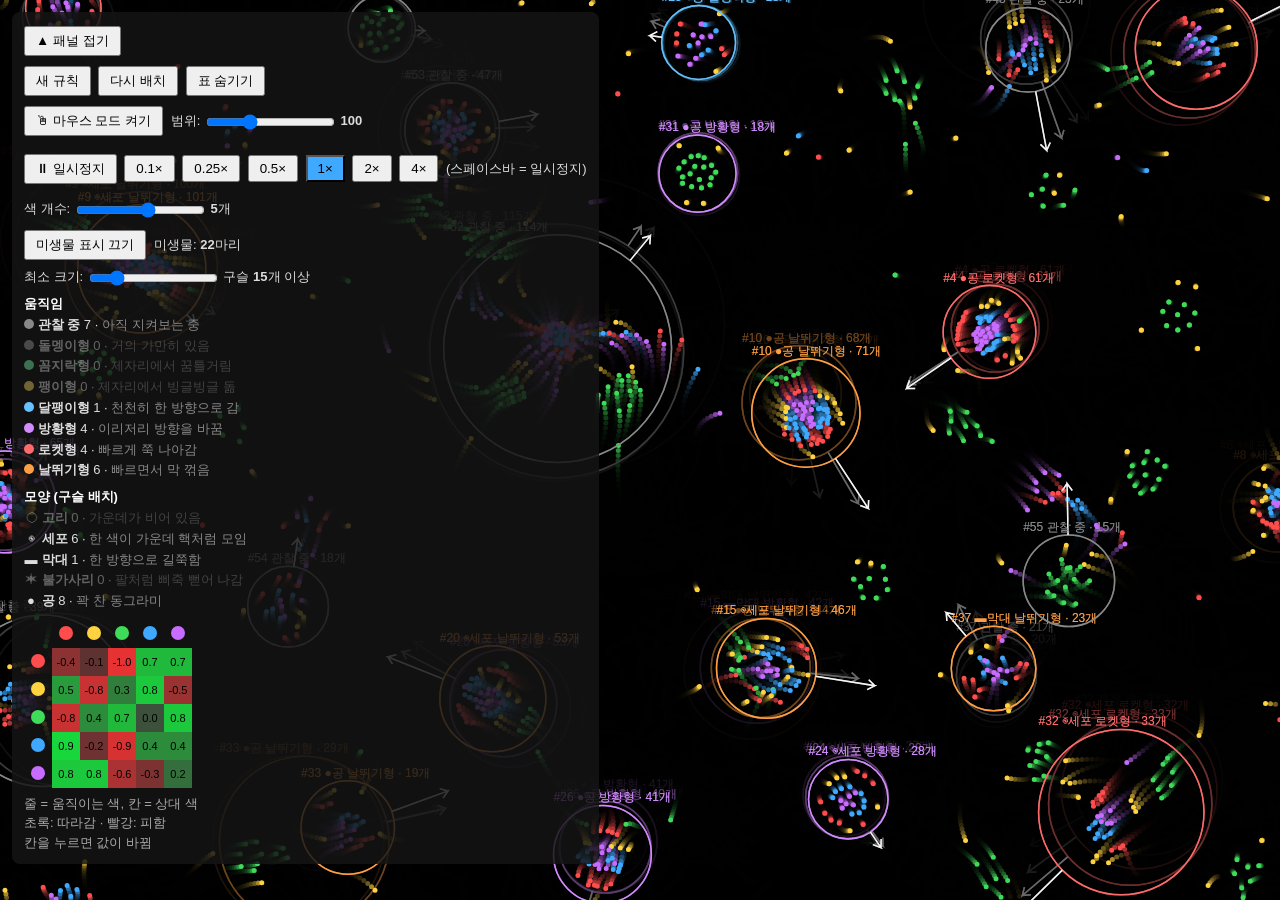
<file: week-02/microbe-sim.html>
<!doctype html>
<html lang="ko">
<head>
<meta charset="utf-8">
<meta name="viewport" content="width=device-width, initial-scale=1">
<title>미생물 시뮬레이터</title>
<style>
  html, body { margin: 0; height: 100%; background: #000; overflow: hidden; font-family: sans-serif; }
  canvas { display: block; touch-action: none; }
  #panel.folded #panelBody { display: none; }
  #panel.folded #fold { margin-bottom: 0; }
  #mouseMode.on { background: #ffd23f; color: #000; }
  #panel {
    position: fixed; top: 12px; left: 12px; padding: 12px;
    background: rgba(20, 20, 20, 0.85); color: #ddd; border-radius: 8px; font-size: 13px;
  }
  #panel button { margin: 2px 4px 8px 0; padding: 4px 10px; cursor: pointer; }
  table { border-collapse: collapse; }
  #speeds button.on { background: #3fa9ff; color: #000; }
  td { width: 26px; height: 26px; text-align: center; font-size: 11px; color: #000; cursor: pointer; }
  td.head { cursor: default; }
  .dot { display: inline-block; width: 14px; height: 14px; border-radius: 50%; }
  #help { margin-top: 6px; line-height: 1.5; color: #aaa; }
</style>
</head>
<body>
<canvas id="c"></canvas>
<div id="panel">
  <button id="fold">▲ 패널 접기</button>
  <div id="panelBody">
  <button id="newRules">새 규칙</button>
  <button id="respawn">다시 배치</button>
  <button id="hide">표 숨기기</button>
  <div style="margin-bottom:8px">
    <button id="mouseMode">🖱 마우스 모드 켜기</button>
    범위: <input id="mouseR" type="range" min="30" max="250" value="100" style="vertical-align:middle">
    <b id="mouseRText">100</b>
  </div>
  <div style="margin-bottom:8px">
    <button id="pause">⏸ 일시정지</button>
    <span id="speeds">
      <button data-s="0.1">0.1×</button>
      <button data-s="0.25">0.25×</button>
      <button data-s="0.5">0.5×</button>
      <button data-s="1" class="on">1×</button>
      <button data-s="2">2×</button>
      <button data-s="4">4×</button>
    </span>
    (스페이스바 = 일시정지)
  </div>
  <div style="margin-bottom:8px">
    색 개수: <input id="colorCount" type="range" min="1" max="8" value="5" style="vertical-align:middle">
    <b id="colorCountText">5</b>개
  </div>
  <div style="margin-bottom:8px">
    <button id="toggleOrg">미생물 표시 끄기</button>
    미생물: <b id="orgCount">0</b>마리<br>
    최소 크기: <input id="minSize" type="range" min="5" max="60" value="15" style="vertical-align:middle">
    구슬 <b id="minSizeText">15</b>개 이상
    <div id="typeList" style="margin-top:6px; line-height:1.6"></div>
  </div>
  <div id="tableBox">
    <table id="rules"></table>
    <div id="help">
      줄 = 움직이는 색, 칸 = 상대 색<br>
      초록: 따라감 · 빨강: 피함<br>
      칸을 누르면 값이 바뀜
    </div>
  </div>
  </div>
</div>
<script>
// ===== 설정 =====
// 빨, 노, 초, 파, 보라, 주황, 하늘, 분홍
const ALL_COLORS = ['#ff4d4d', '#ffd23f', '#3fdc5a', '#3fa9ff', '#c86bff', '#ff9a3c', '#5ff0e6', '#ff7ac8'];
let COLORS = ALL_COLORS.slice(0, 5); // 지금 쓰는 색들 (처음엔 5개)
const COUNT = 1200;      // 구슬 개수
const R_MAX = 80;        // 이 거리 안에 있는 구슬끼리만 서로 영향을 줌
const FRICTION = 0.85;   // 속도가 줄어드는 정도 (1에 가까울수록 미끄러움)
const FORCE = 0.6;       // 끌림/밀림 세기
const MAX_SPEED = 5;     // 구슬 최고 속도
const STEPS = [-1, -0.5, 0, 0.5, 1]; // 칸을 누를 때 바뀌는 값

const canvas = document.getElementById('c');
const ctx = canvas.getContext('2d');
let W, H;
// 탭 안에서 숨겨지면 창 크기가 0 이 되는데, 그때 W=0 으로 계산하면 구슬 위치가 NaN(없는 값)이 되어 영영 안 보임
// → 크기가 0 이면 무시하고, 0 인 채로 구슬을 만들었다면 크기가 생길 때 다시 만든다
let needRespawn = false;
function resize() {
  if (!innerWidth || !innerHeight) return;
  W = canvas.width = innerWidth; H = canvas.height = innerHeight;
  if (needRespawn) { needRespawn = false; spawn(); }
}
addEventListener('resize', resize);
resize();

// ===== 규칙: rules[a][b] = a색이 b색을 볼 때 (+ 따라감, - 피함) =====
let rules = [];
function randomRules() {
  rules = COLORS.map(() => COLORS.map(() => Math.round((Math.random() * 2 - 1) * 10) / 10));
  drawTable();
}

// ===== 구슬 =====
let px, py, vx, vy, kind;
function spawn() {
  if (!(W > 0 && H > 0)) { needRespawn = true; W = W || 1; H = H || 1; }
  px = new Float32Array(COUNT); py = new Float32Array(COUNT);
  vx = new Float32Array(COUNT); vy = new Float32Array(COUNT);
  kind = new Uint8Array(COUNT);
  for (let i = 0; i < COUNT; i++) {
    px[i] = Math.random() * W;
    py[i] = Math.random() * H;
    kind[i] = Math.floor(Math.random() * COLORS.length);
  }
}

// 거리(0~1)에 따른 힘: 너무 가까우면 무조건 밀어내고, 그 바깥에서는 규칙대로
function force(r, a) {
  const close = 0.3;
  if (r < close) return r / close - 1;
  if (r < 1) return a * (1 - Math.abs(2 * r - 1 - close) / (1 - close));
  return 0;
}

// 화면 끝은 반대쪽과 이어져 있음 (가장 가까운 방향으로 거리 계산)
function wrap(d, size) {
  if (d > size / 2) return d - size;
  if (d < -size / 2) return d + size;
  return d;
}

// ===== 한 번 움직이기 (격자로 나눠서 가까운 구슬만 확인) =====
function step() {
  const cols = Math.max(1, Math.floor(W / R_MAX));
  const rows = Math.max(1, Math.floor(H / R_MAX));
  const cw = W / cols, ch = H / rows;
  const grid = Array.from({ length: cols * rows }, () => []);
  for (let i = 0; i < COUNT; i++) {
    const gx = Math.min(cols - 1, Math.floor(px[i] / cw));
    const gy = Math.min(rows - 1, Math.floor(py[i] / ch));
    grid[gy * cols + gx].push(i);
  }

  for (let i = 0; i < COUNT; i++) {
    const gx = Math.min(cols - 1, Math.floor(px[i] / cw));
    const gy = Math.min(rows - 1, Math.floor(py[i] / ch));
    let fx = 0, fy = 0;
    const myRules = rules[kind[i]];
    for (let oy = -1; oy <= 1; oy++) {
      for (let ox = -1; ox <= 1; ox++) {
        const cell = grid[((gy + oy + rows) % rows) * cols + ((gx + ox + cols) % cols)];
        for (const j of cell) {
          if (j === i) continue;
          const dx = wrap(px[j] - px[i], W);
          const dy = wrap(py[j] - py[i], H);
          const dist = Math.hypot(dx, dy);
          if (dist > 0 && dist < R_MAX) {
            const f = force(dist / R_MAX, myRules[kind[j]]);
            fx += (dx / dist) * f;
            fy += (dy / dist) * f;
          }
        }
      }
    }
    vx[i] = vx[i] * FRICTION + fx * FORCE;
    vy[i] = vy[i] * FRICTION + fy * FORCE;
    // 너무 빨라지지 않게 (구슬이 많이 뭉치면 힘이 엄청 커져서 튀어 나가는 것 막기)
    const sp = Math.hypot(vx[i], vy[i]);
    if (sp > MAX_SPEED) { vx[i] *= MAX_SPEED / sp; vy[i] *= MAX_SPEED / sp; }
  }

  for (let i = 0; i < COUNT; i++) {
    px[i] = (px[i] + vx[i] + W) % W;
    py[i] = (py[i] + vy[i] + H) % H;
  }
}

// ===== 그리기 =====
function draw() {
  ctx.fillStyle = 'rgba(0, 0, 0, 0.35)'; // 살짝 남는 꼬리
  ctx.fillRect(0, 0, W, H);
  for (let c = 0; c < COLORS.length; c++) {
    ctx.fillStyle = COLORS[c];
    ctx.beginPath();
    for (let i = 0; i < COUNT; i++) {
      if (kind[i] !== c) continue;
      ctx.moveTo(px[i] + 2.5, py[i]);
      ctx.arc(px[i], py[i], 2.5, 0, Math.PI * 2);
    }
    ctx.fill();
  }
}

// ===== 미생물 찾기 =====
// 서로 LINK 거리 안에 붙어 있는 구슬들을 사슬처럼 이어서 한 무리로 봄.
// 무리의 구슬 수가 최소 크기 이상이면 "미생물 한 마리"로 표시함.
const LINK = 16;          // 이 거리 안이면 붙어 있다고 봄
let MIN_SIZE = 15;        // 미생물이 되려면 필요한 구슬 수
const JOIN_GAP = 30;      // 두 무리 테두리 사이가 이만큼 안쪽이면 합칠지 살펴봄
const SAME_MOVE = 0.4;    // 속도 차이가 이보다 작으면 "같이 움직인다"고 봄
let showOrganisms = true;
let organisms = [];       // 지금 찾은 미생물들 {id, x, y, r, vx, vy, size}
let nextId = 1;
let frame = 0;

function findOrganisms() {
  // 1) 구슬마다 "대장"을 기억하는 표 (처음엔 자기 자신이 대장)
  const parent = new Int32Array(COUNT);
  for (let i = 0; i < COUNT; i++) parent[i] = i;
  const root = i => { while (parent[i] !== i) { parent[i] = parent[parent[i]]; i = parent[i]; } return i; };
  const join = (a, b) => { a = root(a); b = root(b); if (a !== b) parent[a] = b; };

  // 2) 가까운 구슬끼리 같은 무리로 묶기 (격자로 나눠서 근처만 확인)
  const cols = Math.max(1, Math.floor(W / LINK));
  const rows = Math.max(1, Math.floor(H / LINK));
  const cw = W / cols, ch = H / rows;
  const grid = Array.from({ length: cols * rows }, () => []);
  const cellOf = new Int32Array(COUNT * 2);
  for (let i = 0; i < COUNT; i++) {
    const gx = Math.min(cols - 1, Math.floor(px[i] / cw));
    const gy = Math.min(rows - 1, Math.floor(py[i] / ch));
    cellOf[i * 2] = gx; cellOf[i * 2 + 1] = gy;
    grid[gy * cols + gx].push(i);
  }
  for (let i = 0; i < COUNT; i++) {
    const gx = cellOf[i * 2], gy = cellOf[i * 2 + 1];
    for (let oy = -1; oy <= 1; oy++) for (let ox = -1; ox <= 1; ox++) {
      for (const j of grid[((gy + oy + rows) % rows) * cols + ((gx + ox + cols) % cols)]) {
        if (j <= i) continue;
        const dx = wrap(px[j] - px[i], W), dy = wrap(py[j] - py[i], H);
        if (dx * dx + dy * dy < LINK * LINK) join(i, j);
      }
    }
  }

  // 3) 무리별로 모으기
  const groups = new Map();
  for (let i = 0; i < COUNT; i++) {
    const r = root(i);
    if (!groups.has(r)) groups.set(r, []);
    groups.get(r).push(i);
  }

  // 3-2) 떨어져 있어도 같이 움직이는 무리는 하나로 합치기
  //      (크기는 상관없음 – 작은 조각도 옆 무리와 같이 움직이면 합침)
  const list = [...groups.values()].filter(m => m.length >= 2);
  const info = list.map(m => {
    const f = m[0];
    let sx = 0, sy = 0, svx = 0, svy = 0;
    for (const j of m) { sx += wrap(px[j] - px[f], W); sy += wrap(py[j] - py[f], H); svx += vx[j]; svy += vy[j]; }
    const cx = (px[f] + sx / m.length + W) % W, cy = (py[f] + sy / m.length + H) % H;
    let r = 0;
    for (const j of m) r = Math.max(r, Math.hypot(wrap(px[j] - cx, W), wrap(py[j] - cy, H)));
    return { cx, cy, r, vx: svx / m.length, vy: svy / m.length };
  });
  const gParent = list.map((_, i) => i);
  const gRoot = i => { while (gParent[i] !== i) { gParent[i] = gParent[gParent[i]]; i = gParent[i]; } return i; };
  for (let a = 0; a < list.length; a++) {
    for (let b = a + 1; b < list.length; b++) {
      const A = info[a], B = info[b];
      const d = Math.hypot(wrap(A.cx - B.cx, W), wrap(A.cy - B.cy, H));
      if (d > A.r + B.r + JOIN_GAP) continue;                    // 너무 멀면 따로
      const dv = Math.hypot(A.vx - B.vx, A.vy - B.vy);           // 속도(빠르기+방향) 차이
      const fast = Math.max(Math.hypot(A.vx, A.vy), Math.hypot(B.vx, B.vy));
      if (dv < SAME_MOVE + fast * 0.25) {                         // 거의 똑같이 움직이면 하나
        const ra = gRoot(a), rb = gRoot(b);
        if (ra !== rb) gParent[ra] = rb;
      }
    }
  }
  const mergedMap = new Map();
  list.forEach((m, i) => {
    const r = gRoot(i);
    if (!mergedMap.has(r)) mergedMap.set(r, []);
    mergedMap.get(r).push(...m);
  });

  // 4) 큰 무리만 미생물로: 가운데, 크기, 움직이는 방향 계산
  const found = [];
  for (const members of mergedMap.values()) {
    if (members.length < MIN_SIZE) continue;
    const first = members[0];
    let sx = 0, sy = 0, svx = 0, svy = 0;
    for (const j of members) {
      sx += wrap(px[j] - px[first], W); sy += wrap(py[j] - py[first], H);
      svx += vx[j]; svy += vy[j];
    }
    const n = members.length;
    const cx = (px[first] + sx / n + W) % W, cy = (py[first] + sy / n + H) % H;
    let r = 0;
    for (const j of members) r = Math.max(r, Math.hypot(wrap(px[j] - cx, W), wrap(py[j] - cy, H)));
    const avx = svx / n, avy = svy / n;
    // 안에서 꿈틀거리는 정도(무리 전체 움직임과 다르게 움직이는 양)와 도는 정도
    let wiggle = 0, spin = 0;
    for (const j of members) {
      const rvx = vx[j] - avx, rvy = vy[j] - avy;
      wiggle += Math.hypot(rvx, rvy);
      const rx = wrap(px[j] - cx, W), ry = wrap(py[j] - cy, H);
      const d = Math.hypot(rx, ry);
      if (d > 1) spin += (rx * rvy - ry * rvx) / d; // 가운데를 도는 방향의 속도
    }
    // ----- 구슬 배치 살펴보기 -----
    // 길쭉함: 구슬들이 한 방향으로 길게 퍼져 있는지 (긴 쪽 길이 ÷ 짧은 쪽 길이)
    // 속 빔: 가운데(반지름의 35% 안)에 있는 구슬 비율
    // 퍼짐: 구슬들이 가운데서 평균 얼마나 떨어져 있는지 ÷ 가장 먼 구슬 거리
    // 핵: 색마다 가운데서 떨어진 평균 거리를 비교 (한 색이 안쪽에 몰려 있는지)
    let sxx = 0, syy = 0, sxy = 0, inner = 0, sumD = 0;
    const colorSum = {}, colorCnt = {};
    for (const j of members) {
      const rx = wrap(px[j] - cx, W), ry = wrap(py[j] - cy, H);
      const d = Math.hypot(rx, ry);
      sxx += rx * rx; syy += ry * ry; sxy += rx * ry;
      sumD += d;
      if (d < r * 0.35) inner++;
      colorSum[kind[j]] = (colorSum[kind[j]] || 0) + d;
      colorCnt[kind[j]] = (colorCnt[kind[j]] || 0) + 1;
    }
    sxx /= n; syy /= n; sxy /= n;
    const half = (sxx + syy) / 2;
    const gap = Math.sqrt(Math.max(0, half * half - (sxx * syy - sxy * sxy)));
    const elong = Math.sqrt((half + gap) / Math.max(0.01, half - gap));
    let nearest = Infinity, farthest = 0;
    for (const c in colorCnt) {
      if (colorCnt[c] < 3) continue;
      const m = colorSum[c] / colorCnt[c];
      nearest = Math.min(nearest, m); farthest = Math.max(farthest, m);
    }
    const core = farthest > 0 && nearest < Infinity ? nearest / farthest : 1;

    found.push({ id: 0, x: cx, y: cy, r, vx: avx, vy: avy, size: n,
                 speed: Math.hypot(avx, avy), wiggle: wiggle / n, spin: spin / n, turn: 0, age: 0,
                 elong, hollow: inner / n, spread: r > 0 ? sumD / n / r : 0.6, core });
  }

  // 5) 지난번에 찾은 미생물과 가까우면 같은 번호를 이어 줌 (번호가 계속 바뀌지 않게)
  const used = new Set();
  found.sort((a, b) => b.size - a.size);
  for (const o of found) {
    let best = null, bestD = 50;
    for (const p of organisms) {
      if (used.has(p.id)) continue;
      const d = Math.hypot(wrap(o.x - p.x, W), wrap(o.y - p.y, H));
      if (d < bestD) { bestD = d; best = p; }
    }
    if (best) {
      o.id = best.id; used.add(best.id);
      // 방향이 얼마나 꺾였는지 (둘 다 움직이고 있을 때만)
      let turn = 0;
      if (o.speed > 0.2 && best.speed > 0.2) {
        turn = Math.abs(Math.atan2(o.vx * best.vy - o.vy * best.vx, o.vx * best.vx + o.vy * best.vy));
      }
      // 한 번 본 값만 믿지 않고, 지난 값과 섞어서 천천히 바뀌게 (오래 지켜본 평균)
      const k = 0.1;
      o.speed  = best.speed  + (o.speed  - best.speed)  * k;
      o.wiggle = best.wiggle + (o.wiggle - best.wiggle) * k;
      o.spin   = best.spin   + (o.spin   - best.spin)   * k;
      o.turn   = best.turn   + (turn     - best.turn)   * k;
      o.elong  = best.elong  + (o.elong  - best.elong)  * k;
      o.hollow = best.hollow + (o.hollow - best.hollow) * k;
      o.spread = best.spread + (o.spread - best.spread) * k;
      o.core   = best.core   + (o.core   - best.core)   * k;
      o.age = best.age + 1;
    } else o.id = nextId++;
    o.type = classify(o);
    o.shape = classifyShape(o);
  }
  organisms = found;
  document.getElementById('orgCount').textContent = organisms.length;
  drawTypeList();
}

// ===== 미생물 종류 (움직이는 방식으로 나눔) =====
const TYPES = {
  watch:  { name: '관찰 중',  color: '#888888', desc: '아직 지켜보는 중' },
  stone:  { name: '돌멩이형', color: '#9e9e9e', desc: '거의 가만히 있음' },
  wiggle: { name: '꼼지락형', color: '#7dffb0', desc: '제자리에서 꿈틀거림' },
  top:    { name: '팽이형',   color: '#ffe066', desc: '제자리에서 빙글빙글 돎' },
  snail:  { name: '달팽이형', color: '#66c2ff', desc: '천천히 한 방향으로 감' },
  wander: { name: '방황형',   color: '#d38cff', desc: '이리저리 방향을 바꿈' },
  rocket: { name: '로켓형',   color: '#ff6b6b', desc: '빠르게 쭉 나아감' },
  crazy:  { name: '날뛰기형', color: '#ff9f43', desc: '빠르면서 막 꺾음' },
};
const SLOW = 0.25, FAST = 1.5, TURNY = 0.12, SPINNY = 0.5, WIGGLY = 0.6;

function classify(o) {
  if (o.age < 10) return 'watch';                       // 처음 30프레임쯤은 지켜보기만
  if (Math.abs(o.spin) > SPINNY && o.speed < FAST) return 'top';
  if (o.speed < SLOW) return o.wiggle > WIGGLY ? 'wiggle' : 'stone';
  if (o.speed > FAST) return o.turn > TURNY ? 'crazy' : 'rocket';
  return o.turn > TURNY ? 'wander' : 'snail';
}

// ===== 미생물 모양 (구슬이 어떻게 배치돼 있는지로 나눔) =====
const SHAPES = {
  watch: { name: '?',      icon: '·', desc: '아직 지켜보는 중' },
  ring:  { name: '고리',   icon: '◯', desc: '가운데가 비어 있음' },
  cell:  { name: '세포',   icon: '◉', desc: '한 색이 가운데 핵처럼 모임' },
  rod:   { name: '막대',   icon: '▬', desc: '한 방향으로 길쭉함' },
  star:  { name: '불가사리', icon: '✶', desc: '팔처럼 삐죽 뻗어 나감' },
  ball:  { name: '공',     icon: '●', desc: '꽉 찬 동그라미' },
};
const HOLLOW = 0.06, CORE = 0.45, LONG = 2.0, SPIKY = 0.45;

function classifyShape(o) {
  if (o.age < 10) return 'watch';
  if (o.size >= 20 && o.hollow < HOLLOW) return 'ring';   // 가운데에 구슬이 거의 없음
  if (o.core < CORE) return 'cell';                      // 한 색만 안쪽에 몰려 있음
  if (o.elong > LONG) return 'rod';                      // 긴 쪽이 짧은 쪽의 2배 넘음
  if (o.spread < SPIKY) return 'star';                   // 대부분 가운데 근처인데 몇 개만 멀리 뻗음
  return 'ball';
}

function drawTypeList() {
  const counts = {}, shapeCounts = {};
  for (const o of organisms) {
    counts[o.type] = (counts[o.type] || 0) + 1;
    shapeCounts[o.shape] = (shapeCounts[o.shape] || 0) + 1;
  }
  document.getElementById('typeList').innerHTML =
    '<b style="color:#fff">움직임</b>' +
    Object.entries(TYPES).map(([key, t]) =>
      `<div style="opacity:${counts[key] ? 1 : 0.4}"><span class="dot" style="background:${t.color};width:10px;height:10px"></span>
       <b>${t.name}</b> ${counts[key] || 0} · <span style="color:#888">${t.desc}</span></div>`).join('') +
    '<b style="color:#fff; display:block; margin-top:6px">모양 (구슬 배치)</b>' +
    Object.entries(SHAPES).filter(([key]) => key !== 'watch').map(([key, s]) =>
      `<div style="opacity:${shapeCounts[key] ? 1 : 0.4}"><span style="display:inline-block;width:14px;text-align:center">${s.icon}</span>
       <b>${s.name}</b> ${shapeCounts[key] || 0} · <span style="color:#888">${s.desc}</span></div>`).join('');
}

function drawOrganisms() {
  ctx.lineWidth = 1.5;
  ctx.font = '12px sans-serif';
  for (const o of organisms) {
    const t = TYPES[o.type] || TYPES.watch;
    // 동그라미 테두리 (종류마다 색이 다름)
    ctx.strokeStyle = t.color;
    ctx.beginPath();
    ctx.arc(o.x, o.y, o.r + 8, 0, Math.PI * 2);
    ctx.stroke();
    // 움직이는 방향 화살표
    const speed = Math.hypot(o.vx, o.vy);
    if (speed > 0.3) {
      const len = Math.min(60, speed * 25);
      const ax = o.vx / speed, ay = o.vy / speed;
      const sx = o.x + ax * (o.r + 8), sy = o.y + ay * (o.r + 8);
      const ex = sx + ax * len, ey = sy + ay * len;
      ctx.strokeStyle = 'rgba(255, 255, 255, 0.9)';
      ctx.beginPath();
      ctx.moveTo(sx, sy); ctx.lineTo(ex, ey);
      ctx.lineTo(ex - ax * 7 - ay * 5, ey - ay * 7 + ax * 5);
      ctx.moveTo(ex, ey);
      ctx.lineTo(ex - ax * 7 + ay * 5, ey - ay * 7 - ax * 5);
      ctx.stroke();
    }
    // 이름표
    ctx.fillStyle = t.color;
    const s = SHAPES[o.shape] || SHAPES.watch;
    const label = o.type === 'watch' ? `#${o.id} 관찰 중` : `#${o.id} ${s.icon}${s.name} ${t.name}`;
    ctx.fillText(`${label} · ${o.size}개`, o.x - o.r - 8, o.y - o.r - 12);
  }
}

// 일시정지·배속: 한 화면에 step()을 몇 번 돌릴지 모아 두었다가(acc) 1 이상일 때만 돌림
let paused = false;
let speed = 1;
let acc = 0;
function loop() {
  if (!paused) {
    acc += speed;
    while (acc >= 1) { step(); acc -= 1; }
  }
  draw();
  if (mouseMode && mx > -900) {
    ctx.beginPath(); ctx.arc(mx, my, mouseR, 0, Math.PI * 2);
    ctx.strokeStyle = grabbed ? '#ffd23f' : 'rgba(255,255,255,0.5)'; ctx.lineWidth = 1.5; ctx.stroke();
  }
  if (showOrganisms) {
    if (frame % 3 === 0) findOrganisms(); // 3번에 한 번만 찾아서 느려지지 않게
    drawOrganisms();
  }
  frame++;
  requestAnimationFrame(loop);
}

// ===== 규칙 표 =====
function cellColor(v) {
  return v >= 0
    ? `rgb(${Math.round(60 - v * 40)}, ${Math.round(80 + v * 150)}, 60)`
    : `rgb(${Math.round(80 - v * 150)}, 50, 50)`;
}
function drawTable() {
  const t = document.getElementById('rules');
  let html = '<tr><td class="head"></td>' +
    COLORS.map(c => `<td class="head"><span class="dot" style="background:${c}"></span></td>`).join('') + '</tr>';
  rules.forEach((row, a) => {
    html += `<tr><td class="head"><span class="dot" style="background:${COLORS[a]}"></span></td>`;
    row.forEach((v, b) => {
      html += `<td data-a="${a}" data-b="${b}" style="background:${cellColor(v)}">${v.toFixed(1)}</td>`;
    });
    html += '</tr>';
  });
  t.innerHTML = html;
}
document.getElementById('rules').addEventListener('click', e => {
  const td = e.target.closest('td[data-a]');
  if (!td) return;
  const a = +td.dataset.a, b = +td.dataset.b;
  const next = STEPS.find(s => s > rules[a][b] + 0.01);
  rules[a][b] = next === undefined ? STEPS[0] : next;
  drawTable();
});

// 색 개수를 바꾸면: 그만큼 색을 고르고, 규칙 표를 새로 만들고, 구슬을 다시 흩어 놓음
document.getElementById('colorCount').addEventListener('input', e => {
  const n = +e.target.value;
  document.getElementById('colorCountText').textContent = n;
  COLORS = ALL_COLORS.slice(0, n);
  randomRules();
  spawn();
});

document.getElementById('toggleOrg').onclick = e => {
  showOrganisms = !showOrganisms;
  e.target.textContent = showOrganisms ? '미생물 표시 끄기' : '미생물 표시 켜기';
  if (!showOrganisms) {
    organisms = [];
    document.getElementById('orgCount').textContent = '-';
    document.getElementById('typeList').innerHTML = '';
  }
};
document.getElementById('minSize').addEventListener('input', e => {
  MIN_SIZE = +e.target.value;
  document.getElementById('minSizeText').textContent = MIN_SIZE;
});

document.getElementById('newRules').onclick = randomRules;
document.getElementById('respawn').onclick = spawn;
document.getElementById('hide').onclick = e => {
  const box = document.getElementById('tableBox');
  const hidden = box.style.display === 'none';
  box.style.display = hidden ? '' : 'none';
  e.target.textContent = hidden ? '표 숨기기' : '표 보이기';
};

// 일시정지 / 배속
const pauseBtn = document.getElementById('pause');
function setPaused(p) {
  paused = p;
  pauseBtn.textContent = paused ? '▶ 재생' : '⏸ 일시정지';
}
pauseBtn.onclick = () => setPaused(!paused);
document.querySelectorAll('#speeds button').forEach(b => {
  b.onclick = () => {
    speed = +b.dataset.s;
    document.querySelectorAll('#speeds button').forEach(x => x.classList.toggle('on', x === b));
  };
});
addEventListener('keydown', e => {
  if (e.code === 'Space') { e.preventDefault(); setPaused(!paused); }
});

// 접기 / 마우스 모드: 켜 두었을 때만 드래그로 구슬을 옮김
const panel = document.getElementById('panel');
const foldBtn = document.getElementById('fold');
foldBtn.onclick = () => {
  const f = panel.classList.toggle('folded');
  foldBtn.textContent = f ? '▼ 패널 펼치기' : '▲ 패널 접기';
};
let mouseMode = false, mouseR = 100;
let mx = -999, my = -999, grabbed = null, lastX = 0, lastY = 0;
const mouseBtn = document.getElementById('mouseMode');
mouseBtn.onclick = () => {
  mouseMode = !mouseMode;
  mouseBtn.classList.toggle('on', mouseMode);
  mouseBtn.textContent = mouseMode ? '🖱 마우스 모드 끄기' : '🖱 마우스 모드 켜기';
  canvas.style.cursor = mouseMode ? 'grab' : '';
  grabbed = null;
  if (!mouseMode) { mx = my = -999; }
};
document.getElementById('mouseR').addEventListener('input', e => {
  mouseR = +e.target.value;
  document.getElementById('mouseRText').textContent = mouseR;
});
canvas.addEventListener('pointerdown', e => {
  if (!mouseMode) return;
  canvas.setPointerCapture(e.pointerId);
  lastX = e.clientX; lastY = e.clientY;
  grabbed = [];  // 누른 순간 범위 안에 있던 구슬만 잡음
  for (let i = 0; i < COUNT; i++) {
    if (Math.hypot(wrap(px[i] - e.clientX, W), wrap(py[i] - e.clientY, H)) < mouseR) grabbed.push(i);
  }
  canvas.style.cursor = 'grabbing';
});
canvas.addEventListener('pointermove', e => {
  mx = e.clientX; my = e.clientY;
  if (!mouseMode || !grabbed) return;
  const dx = e.clientX - lastX, dy = e.clientY - lastY;
  lastX = e.clientX; lastY = e.clientY;
  for (const i of grabbed) {
    px[i] = (px[i] + dx + W) % W;
    py[i] = (py[i] + dy + H) % H;
    vx[i] = 0; vy[i] = 0;
  }
});
function endGrab() { grabbed = null; if (mouseMode) canvas.style.cursor = 'grab'; }
canvas.addEventListener('pointerup', endGrab);
canvas.addEventListener('pointercancel', endGrab);
canvas.addEventListener('pointerleave', () => { if (!grabbed) { mx = my = -999; } });

randomRules();
spawn();
loop();
</script>
</body>
</html>
</file>
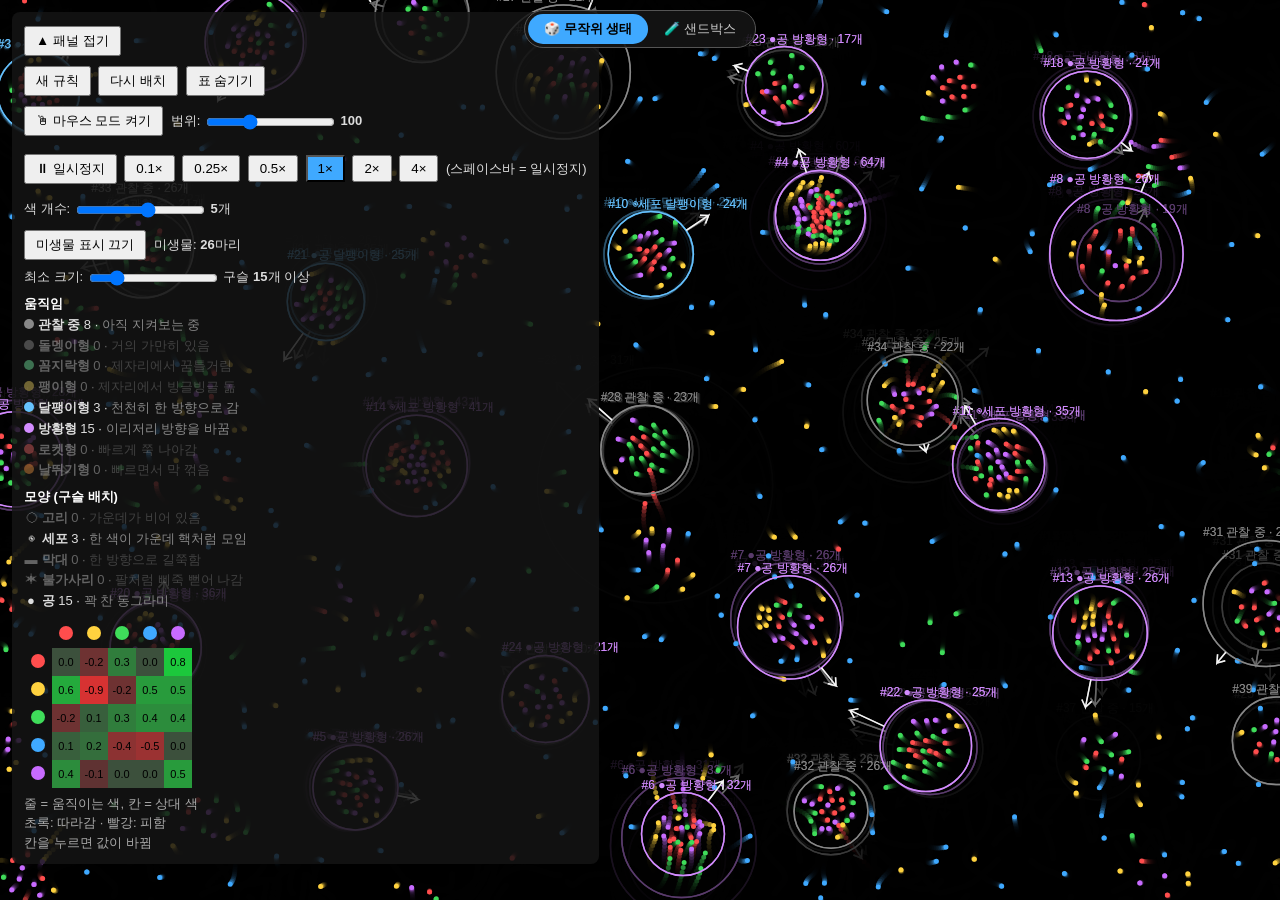
<file: week-02/microbe.html>
<!doctype html>
<html lang="ko">
<head>
<meta charset="utf-8">
<meta name="viewport" content="width=device-width, initial-scale=1">
<title>미생물 시뮬레이터</title>
<style>
  html, body { margin: 0; height: 100%; background: #000; overflow: hidden; font-family: sans-serif; }
  iframe { position: fixed; inset: 0; width: 100%; height: 100%; border: 0; }
  iframe.off { display: none; }  /* 안 보는 쪽은 멈추고, 다시 열면 그 상태 그대로 이어짐 */
  #tabs {
    position: fixed; top: 10px; left: 50%; transform: translateX(-50%); z-index: 10;
    display: flex; background: rgba(20,20,20,0.9); border-radius: 20px; padding: 3px; border: 1px solid #555;
  }
  #tabs button {
    border: 0; padding: 6px 16px; border-radius: 16px; cursor: pointer; font-size: 13px;
    background: transparent; color: #ccc;
  }
  #tabs button.on { background: #3fa9ff; color: #000; font-weight: bold; }
</style>
</head>
<body>
<div id="tabs">
  <button data-f="sim" class="on">🎲 무작위 생태</button>
  <button data-f="box">🧪 샌드박스</button>
</div>
<iframe id="sim" src="microbe-sim.html?v=3" title="무작위 생태"></iframe>
<iframe id="box" class="off" src="microbe-sandbox.html?v=3" title="샌드박스"></iframe>
<script>
const frames = { sim: document.getElementById('sim'), box: document.getElementById('box') };
document.querySelectorAll('#tabs button').forEach(b => b.onclick = () => {
  for (const k in frames) frames[k].classList.toggle('off', k !== b.dataset.f);
  document.querySelectorAll('#tabs button').forEach(x => x.classList.toggle('on', x === b));
  frames[b.dataset.f].contentWindow.focus();  // 스페이스바(일시정지)가 바로 먹히게
});
</script>
</body>
</html>
</file>
<file: week-07/style.css>
*{box-sizing:border-box}
[hidden]{display:none !important}
/* 배경색: 화면마다 다르고, 화면이 움직이는 동안(moving)에는 하얀색 */
@property --c1{syntax:"<color>";inherits:true;initial-value:#9fd8ff}
@property --c2{syntax:"<color>";inherits:true;initial-value:#cdeeff}
@property --c3{syntax:"<color>";inherits:true;initial-value:#e9f8ff}
body,body[data-view=gallery]{--c1:#9fd8ff;--c2:#cdeeff;--c3:#e9f8ff}   /* 갤러리: 하늘색 */
body[data-view=draw]{--c1:#a6e6c4;--c2:#d0f3df;--c3:#eefaf3}            /* 그림판: 연두색 */
body[data-view=profile]{--c1:#d8c8ff;--c2:#eadfff;--c3:#f7f3ff}         /* 사람의 공간: 연보라색 */
body.moving{--c1:#fff;--c2:#fff;--c3:#fff}
body{font-family:system-ui,sans-serif;margin:0;background:linear-gradient(180deg,var(--c1) 0%,var(--c2) 60%,var(--c3) 100%) fixed;transition:--c1 .3s,--c2 .3s,--c3 .3s;color:#222;line-height:1.4;min-height:100vh}
header,main{position:relative;z-index:1}
a{color:inherit}
header{display:flex;box-shadow:0 2px 8px rgba(40,100,160,.15);flex-wrap:wrap;justify-content:space-between;align-items:center;gap:8px;padding:10px 16px;background:#fff;border-bottom:1px solid #ddd}
h1{margin:0;font-size:1.2rem}
h1 a{text-decoration:none}
h2{margin:0 0 8px;font-size:1.05rem}
nav{display:flex;align-items:center;gap:10px;flex-wrap:wrap}
#login-slot{padding:6px 12px;border:1px dashed #999;border-radius:6px;color:#666;font-size:.9rem}
main{padding:16px;max-width:1100px;margin:0 auto}
.back{display:inline-flex;align-items:center;gap:6px;margin-bottom:8px;padding:9px 16px;min-height:40px;border:2px solid #2b6cb0;border-radius:999px;background:#fff;color:#2b6cb0;font-weight:bold;text-decoration:none;box-shadow:0 2px 0 #2b6cb0;cursor:pointer;transition:transform .12s,box-shadow .12s,background .12s}
.back:hover{background:#eaf4ff}
.back:active{transform:translateY(2px);box-shadow:0 0 0 #2b6cb0}
.back:focus-visible{outline:3px solid #f6ad55;outline-offset:2px}

input,button{font:inherit}
button,.btn{padding:8px 12px;border:1px solid #888;border-radius:6px;background:#fff;color:inherit;cursor:pointer;text-decoration:none;font-size:.95rem;min-height:40px;display:inline-flex;align-items:center}
button:disabled{opacity:.4;cursor:default}
button[aria-pressed=true]{background:#222;color:#fff}
.primary{background:#2b6cb0;border-color:#2b6cb0;color:#fff;font-weight:bold}

/* 그리기 화면 */
#view-draw{max-width:640px;margin:0 auto}
canvas{display:block;width:100%;height:auto;aspect-ratio:4/3;background:#fff;border:1px solid #bbb;touch-action:none;cursor:crosshair}
.tools{display:flex;gap:8px;align-items:center;margin:8px 0;flex-wrap:wrap}
.tools input[type=range]{width:110px}
#name,#title,.cform input{padding:8px;border:1px solid #bbb;border-radius:6px;min-width:0}
#name{flex:1 1 90px}
#title{flex:2 1 120px}
#msg{min-height:1.4em;margin:4px 0;color:#333}
.note{font-size:.85rem;color:#666;margin:0 0 10px}
#toast{min-height:1.4em;margin:0 0 8px;color:#276749;font-weight:bold}
.empty{color:#666;padding:20px 0}

/* 그림 모아 보기: 한 줄에 4개 → 3개 → 2개 */
.grid{display:grid;grid-template-columns:repeat(4,minmax(0,1fr));gap:12px}
.item{background:#fff;border:1px solid #ddd;border-radius:8px;padding:8px;min-width:0}
.thumb{display:block;width:100%;padding:0;border:1px solid #eee;background:#fff;min-height:0;border-radius:4px;overflow:hidden}
.thumb img{display:block;width:100%;height:auto;aspect-ratio:4/3;object-fit:cover}
.item h3{margin:6px 0 2px;font-size:.95rem;overflow:hidden;text-overflow:ellipsis;white-space:nowrap}
.sub{display:flex;justify-content:space-between;align-items:center;gap:6px;font-size:.8rem;color:#777}
.who{min-height:0;padding:2px 8px;font-size:.8rem;font-weight:bold;border-radius:12px;background:#eef;border-color:#99c;max-width:70%;overflow:hidden;text-overflow:ellipsis;white-space:nowrap;display:inline-block}

/* 한 사람의 공간 */
#profile-head{display:flex;align-items:center;gap:14px;padding:16px;margin-bottom:14px;background:#fff;border:1px solid #ddd;border-radius:10px}
.avatar{flex:none;width:64px;height:64px;border-radius:50%;background:#2b6cb0;color:#fff;font-size:1.8rem;font-weight:bold;display:flex;align-items:center;justify-content:center}
#profile-head h2{margin:0;font-size:1.3rem;overflow-wrap:anywhere}
#profile-head p{margin:2px 0 0;color:#666;font-size:.9rem}

/* 그림 크게 보기 */
dialog{width:min(560px,94vw);max-height:92vh;padding:14px;border:1px solid #888;border-radius:10px;overflow:auto}
dialog::backdrop{background:rgba(0,0,0,.5)}
dialog img{display:block;width:100%;height:auto;border:1px solid #eee}
dialog h3{margin:0 0 6px}
.meta{color:#777;font-size:.8rem;margin:6px 0}
.comment{font-size:.9rem;padding:5px 0;border-top:1px dashed #ddd;overflow-wrap:anywhere}
.comment small{color:#888}
.cform{display:flex;gap:6px;margin-top:8px;flex-wrap:wrap}
.cform input{flex:1 1 100px}
.cform .cname{flex:0 1 110px}
.actions{display:flex;gap:8px;margin-top:10px;flex-wrap:wrap}

@media (max-width:900px){.grid{grid-template-columns:repeat(3,minmax(0,1fr))}}
@media (max-width:560px){
  .grid{grid-template-columns:repeat(2,minmax(0,1fr));gap:8px}
  main{padding:10px}
  header{padding:8px 10px}
  #profile-head{padding:12px}
  .avatar{width:52px;height:52px;font-size:1.5rem}
}

/* ===== 하늘 배경: 구름이 흘러가고 방울이 떠오름 ===== */
#sky{position:fixed;inset:0;z-index:0;overflow:hidden;pointer-events:none}
.cloud{position:absolute;left:-260px;width:180px;height:54px;border-radius:60px;background:#fff;opacity:.85;animation:drift linear infinite}
.cloud::before,.cloud::after{content:"";position:absolute;background:#fff;border-radius:50%}
.cloud::before{width:70px;height:70px;top:-34px;left:26px}
.cloud::after{width:92px;height:92px;top:-48px;left:76px}
.c1{top:12%;animation-duration:70s;animation-delay:-10s}
.c2{top:32%;transform:scale(.7);animation-duration:95s;animation-delay:-55s;opacity:.7}
.c3{top:58%;transform:scale(1.2);animation-duration:120s;animation-delay:-30s;opacity:.6}
.c4{top:80%;transform:scale(.8);animation-duration:85s;animation-delay:-70s;opacity:.7}
@keyframes drift{from{translate:0 0}to{translate:calc(100vw + 520px) 0}}
.bubble{position:absolute;bottom:-80px;border-radius:50%;background:rgba(255,255,255,.35);border:1.5px solid rgba(255,255,255,.8);animation:rise linear infinite}
.b1{left:8%;width:26px;height:26px;animation-duration:16s;animation-delay:-3s}
.b2{left:20%;width:44px;height:44px;animation-duration:22s;animation-delay:-12s}
.b3{left:33%;width:18px;height:18px;animation-duration:14s;animation-delay:-8s}
.b4{left:46%;width:36px;height:36px;animation-duration:20s;animation-delay:-1s}
.b5{left:60%;width:22px;height:22px;animation-duration:15s;animation-delay:-10s}
.b6{left:72%;width:52px;height:52px;animation-duration:26s;animation-delay:-18s}
.b7{left:85%;width:30px;height:30px;animation-duration:18s;animation-delay:-6s}
.b8{left:94%;width:20px;height:20px;animation-duration:13s;animation-delay:-9s}
@keyframes rise{
  0%{transform:translate(0,0)}
  50%{transform:translate(24px,-60vh)}
  100%{transform:translate(-12px,-120vh)}
}

/* ===== 화면이 바뀔 때: 요소들이 옆으로 밀려 나가고 들어옴 (움직임은 app.js 의 fly) ===== */
html{scrollbar-gutter:stable} /* 스크롤바 자리를 늘 비워 둬서 폭이 안 변함 */
body{overflow-x:hidden}
#stage{position:relative}
.view{display:flow-root} /* 화면 안쪽 여백이 밖으로 새지 않게 → 움직일 때 높이가 안 바뀜 */
.leaving-view{position:absolute;top:0;left:0;width:100%}

/* 그림 크게 보는 창: 안의 요소는 app.js 가 움직이고, 창 자체는 흐려졌다 나타남 */
dialog{overflow-x:hidden}
dialog.moving,dialog.leaving{overflow:hidden}
dialog[open]{animation:fadeIn .35s ease-out both}
dialog[open]::backdrop{animation:fadeIn .35s ease-out both}
dialog.leaving{animation:fadeOut .5s ease-in .15s both}
dialog.leaving::backdrop{animation:fadeOut .5s ease-in .15s both}
@keyframes fadeIn{from{opacity:0}}
@keyframes fadeOut{to{opacity:0}}

/* 움직임을 줄이고 싶은 기기에서는 모션을 끔 */
@media (prefers-reduced-motion: reduce){
  .cloud,.bubble,dialog[open],dialog.leaving,dialog[open]::backdrop,dialog.leaving::backdrop{animation:none}
}
</file>
<file: week-06/weather/style.css>
:root {
  --bg: #e8f1fb;
  --card: #ffffff;
  --text: #1a2433;
  --muted: #5b6b80;
  --accent: #2b6cb0;
  --warn-bg: #fff4e0;
  --warn-line: #e8a33a;
}
@media (prefers-color-scheme: dark) {
  :root {
    --bg: #101826;
    --card: #1b2638;
    --text: #e8eef7;
    --muted: #9aabc2;
    --accent: #7fb3ec;
    --warn-bg: #3a2b12;
    --warn-line: #e8a33a;
  }
}

* { box-sizing: border-box; }
[hidden] { display: none !important; }
body {
  margin: 0;
  font-family: system-ui, -apple-system, "Malgun Gothic", sans-serif;
  background: var(--bg);
  color: var(--text);
  padding: env(safe-area-inset-top) 16px env(safe-area-inset-bottom);
  max-width: 520px;
  margin-inline: auto;
}
header {
  display: flex;
  align-items: center;
  justify-content: space-between;
  gap: 12px;
  padding: 16px 0 8px;
}
h1 { font-size: 1.4rem; margin: 0; }
h2 { font-size: 1rem; margin: 0 0 10px; color: var(--muted); }
select, button {
  font: inherit;
  padding: 8px 12px;
  border-radius: 10px;
  border: 1px solid var(--muted);
  background: var(--card);
  color: var(--text);
}
button { background: var(--accent); color: #fff; border: none; cursor: pointer; }

.card {
  background: var(--card);
  border-radius: 18px;
  padding: 18px;
  margin: 12px 0;
  box-shadow: 0 2px 10px rgba(0, 0, 0, 0.06);
}
.now { display: flex; align-items: center; gap: 18px; }
.now-icon { font-size: 4.5rem; line-height: 1; }
.now-temp { font-size: 3.4rem; font-weight: 700; line-height: 1; }
.now-desc { font-size: 1.2rem; margin-top: 4px; }
.now-feel { color: var(--muted); margin-top: 2px; }

.today { display: grid; grid-template-columns: repeat(3, 1fr); gap: 14px 8px; text-align: center; }
.today .label { display: block; font-size: 0.8rem; color: var(--muted); margin-bottom: 2px; }
.today b { font-size: 1.05rem; }

.hours {
  list-style: none;
  margin: 0;
  padding: 0 0 4px;
  display: flex;
  gap: 10px;
  overflow-x: auto;
}
.hours li { flex: 0 0 auto; min-width: 54px; text-align: center; }
.hours .h-time { font-size: 0.8rem; color: var(--muted); }
.hours .h-icon { font-size: 1.6rem; margin: 4px 0; }
.hours .h-rain { font-size: 0.75rem; color: var(--accent); }

.loading { text-align: center; color: var(--muted); padding: 40px 0; }
.problem {
  background: var(--warn-bg);
  border-left: 5px solid var(--warn-line);
  border-radius: 12px;
  padding: 14px 16px;
  margin: 12px 0;
}
.problem-title { font-weight: 700; margin: 0 0 6px; }
.problem-why { margin: 0 0 12px; line-height: 1.5; }
.updated { text-align: center; color: var(--muted); font-size: 0.85rem; }
footer { text-align: center; color: var(--muted); font-size: 0.8rem; padding: 12px 0 24px; }
footer a { color: var(--accent); }
</file>
